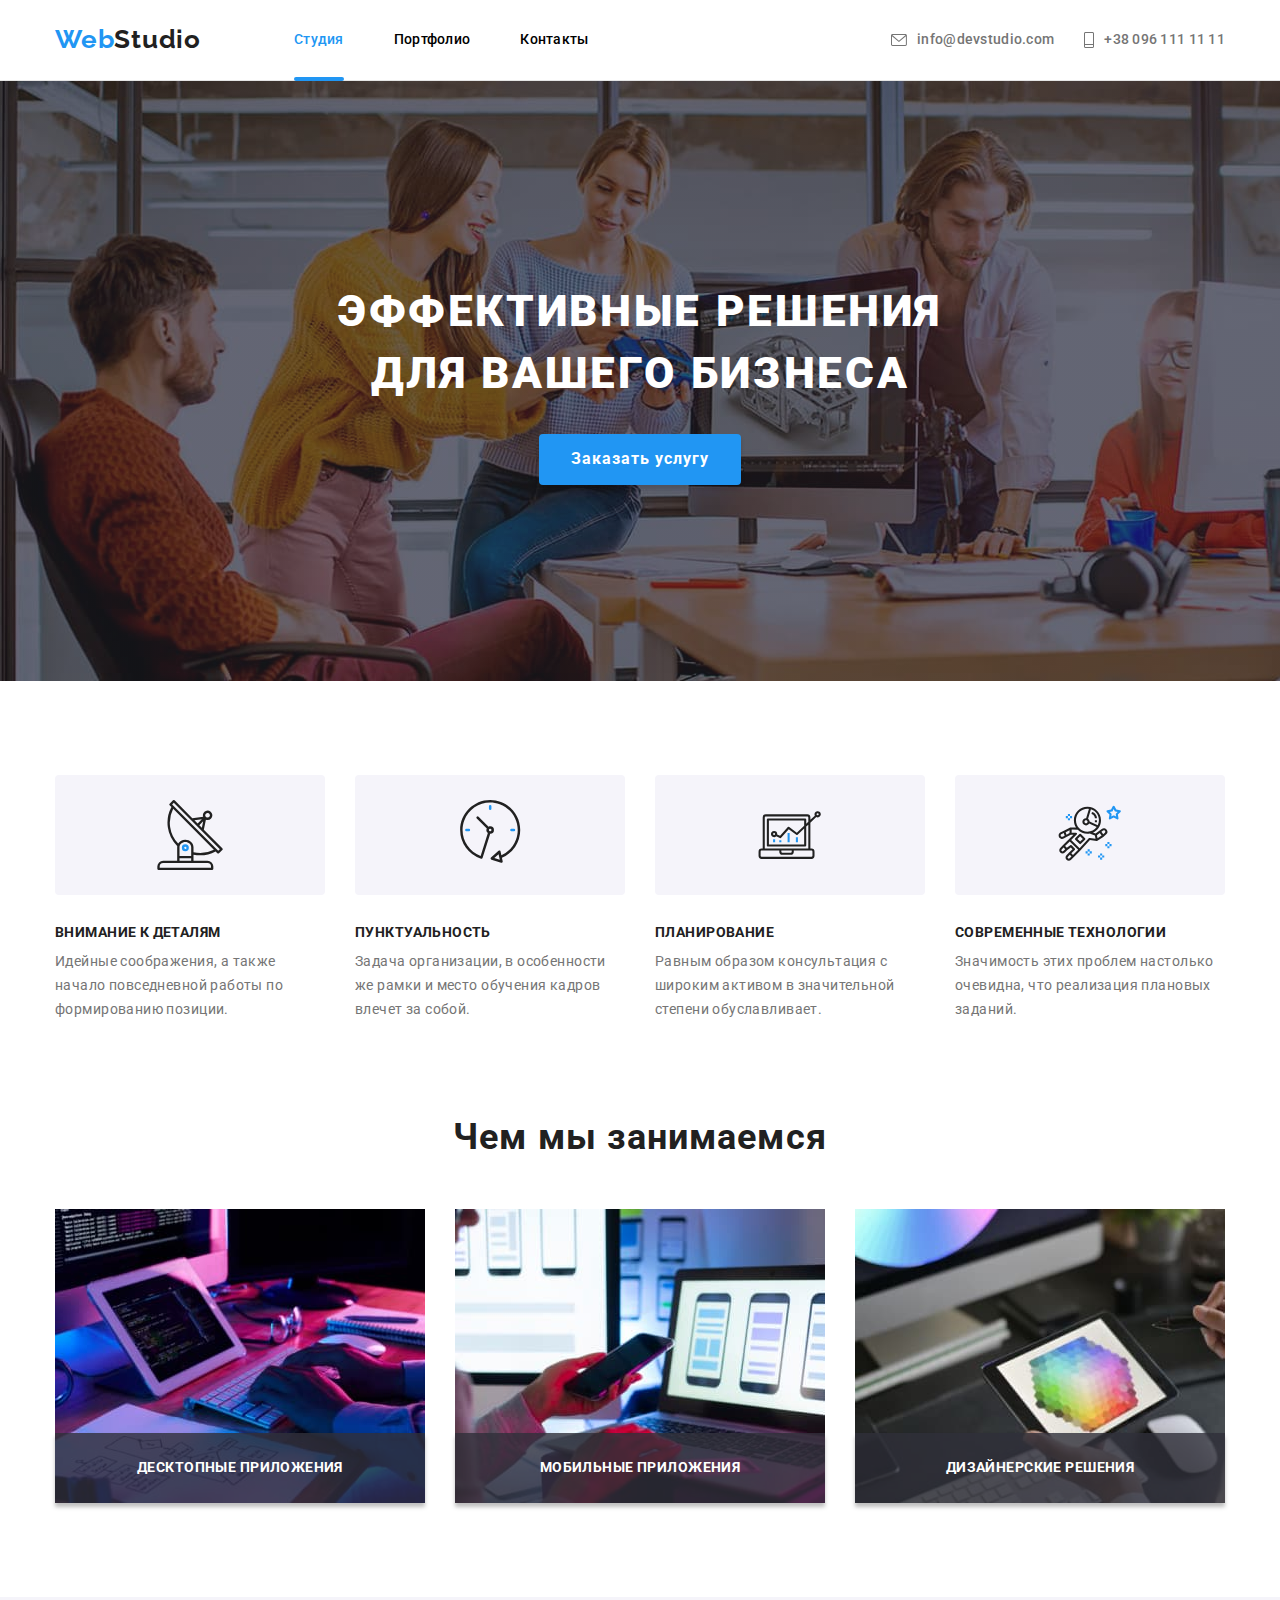
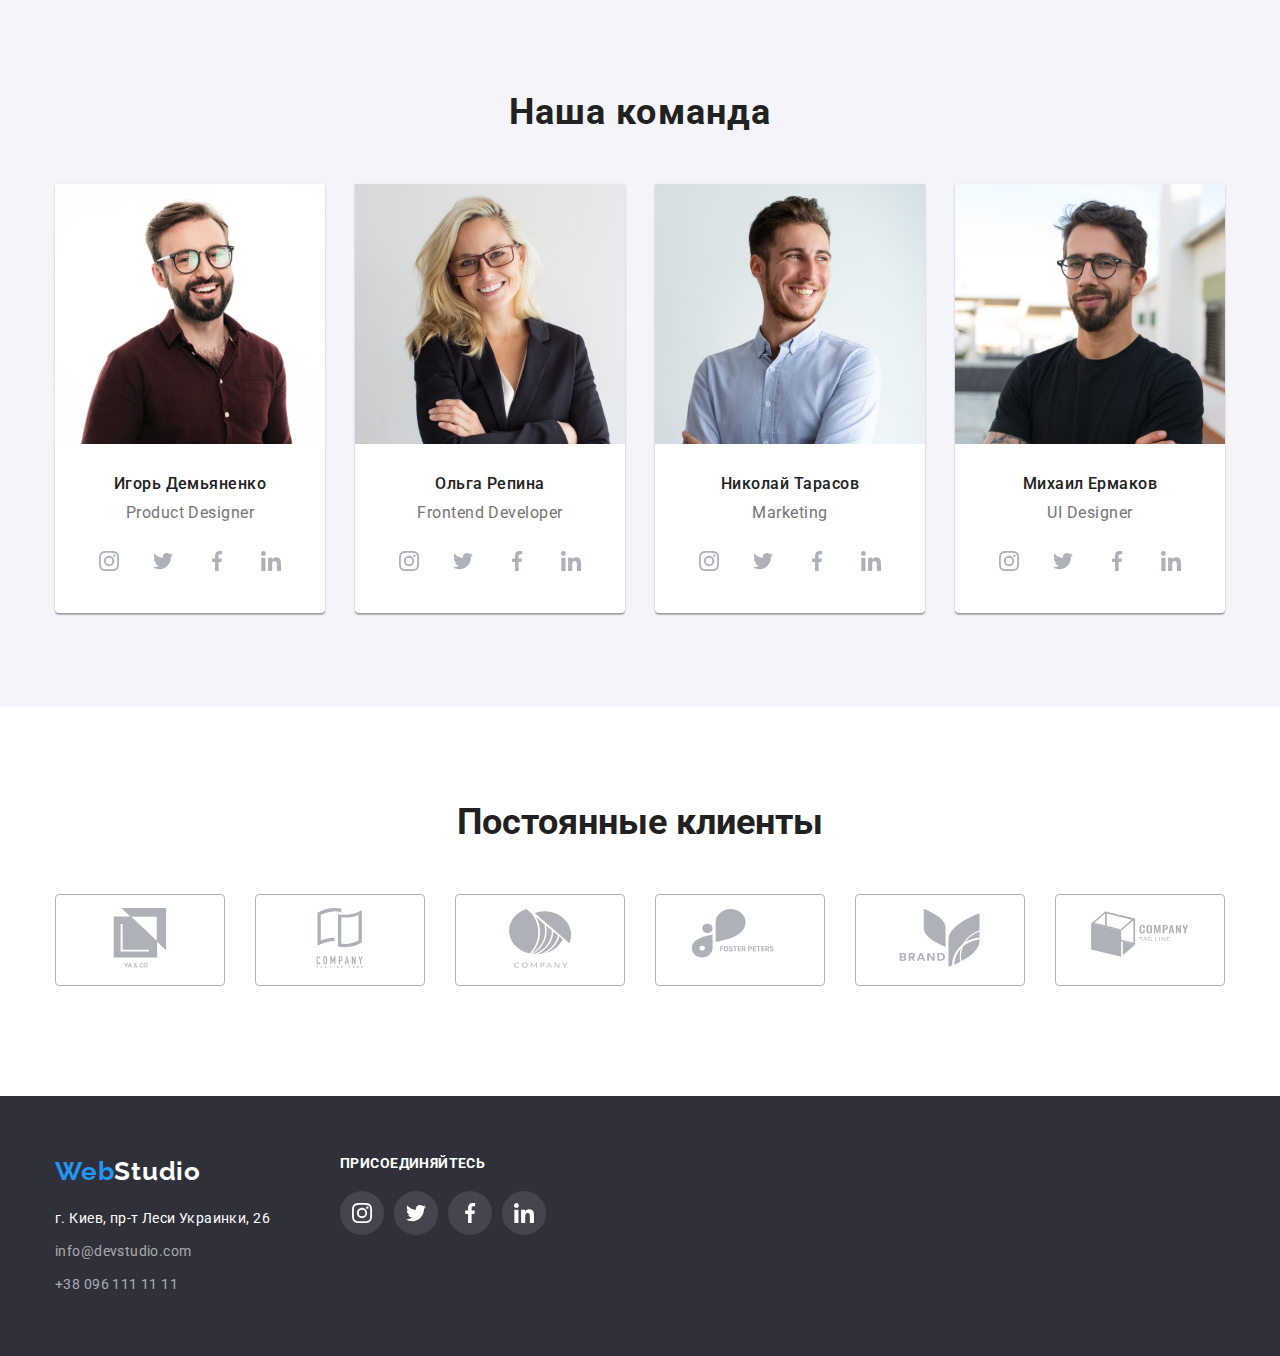
<file: index.html>
<!DOCTYPE html>
<html lang="en">
  <head>
    <meta charset="UTF-8" />
    <meta http-equiv="X-UA-Compatible" content="IE=edge" />
    <meta name="viewport" content="width=device-width, initial-scale=1.0" />
    <title>Студия</title>
    <link rel="preconnect" href="https://fonts.googleapis.com" />
    <link rel="preconnect" href="https://fonts.gstatic.com" crossorigin />
    <link
      href="https://fonts.googleapis.com/css2?family=Raleway:wght@700&family=Roboto:wght@400;500;700;900&display=swap"
      rel="stylesheet"
    />
    <link
      rel="stylesheet"
      href="https://cdnjs.cloudflare.com/ajax/libs/modern-normalize/1.1.0/modern-normalize.min.css"
    />
    <link rel="stylesheet" href="./css/styles.css" />
  </head>
  <body>
    <!-- Шапка сайта -->
    <header class="header">
      <div class="main container">
        <nav class="nav">
          <a href="./index.html" class="header-logo link"
            ><span class="header-logo-web">Web</span>Studio</a
          >
          <ul class="header-list list">
            <li class="items">
              <a href="./index.html" class="studio link">Студия</a>
            </li>
            <li class="items">
              <a href="./portfolio.html" class="link">Портфолио</a>
            </li>
            <li class="items"><a href="" class="link">Контакты</a></li>
          </ul>
        </nav>
        <ul class="goto-list list">
          <li class="address">
            <a href="mailto:info@devstudio.com" class="contacts link"
              ><svg class="envelope-icon icon">
                <use href="./images/icons.svg#envelope" /></svg
              >info@devstudio.com</a
            >
          </li>
          <li class="address">
            <a href="tel:+380961111111" class="contacts link"
              ><svg class="phone-icon icon">
                <use href="./images/icons.svg#phone" /></svg
              >+38 096 111 11 11</a
            >
          </li>
        </ul>
      </div>
    </header>
    <!-- Основной контент страницы -->
    <main>
      <!-- Герой -->
      <section class="hero overlay">
        <div class="container">
          <h1 class="hero-title">Эффективные решения для вашего бизнеса</h1>
          <button type="button" class="hero-button" data-modal-open>
            Заказать услугу
          </button>
        </div>
      </section>
      <!-- Особенности -->
      <section class="feature">
        <div class="container">
          <h2 class="hiden-title">Особенности</h2>
          <ul class="feature-list list">
            <li class="items">
              <div class="items-border">
                <svg class="items-icon icon">
                  <use href="./images/icons.svg#antenna" />
                </svg>
              </div>
              <h3 class="feature-title">Внимание к деталям</h3>
              <p class="feature-paragraph">
                Идейные соображения, а также начало повседневной работы по
                формированию позиции.
              </p>
            </li>
            <li class="items">
              <div class="items-border">
                <svg class="items-icon icon">
                  <use href="./images/icons.svg#clock" />
                </svg>
              </div>
              <h3 class="feature-title">Пунктуальность</h3>
              <p class="feature-paragraph">
                Задача организации, в особенности же рамки и место обучения
                кадров влечет за собой.
              </p>
            </li>
            <li class="items">
              <div class="items-border">
                <svg class="items-icon icon">
                  <use href="./images/icons.svg#diagram" />
                </svg>
              </div>
              <h3 class="feature-title">Планирование</h3>
              <p class="feature-paragraph">
                Равным образом консультация с широким активом в значительной
                степени обуславливает.
              </p>
            </li>
            <li class="items">
              <div class="items-border">
                <svg class="items-icon icon">
                  <use href="./images/icons.svg#astronaut" />
                </svg>
              </div>
              <h3 class="feature-title">Современные технологии</h3>
              <p class="feature-paragraph">
                Значимость этих проблем настолько очевидна, что реализация
                плановых заданий.
              </p>
            </li>
          </ul>
        </div>
      </section>
      <!-- Чем мы занимаемся -->
      <section class="work">
        <div class="container">
          <h3 class="work-title">Чем мы занимаемся</h3>
          <ul class="list">
            <li class="items">
              <div class="work-pic">
                <div class="work-img">
                  <img
                    src="./images/1.jpg"
                    alt="endcode"
                    width="370"
                    class="img"
                  />
                  <div class="work-overlay">
                    <span class="work-text">Десктопные приложения</span>
                  </div>
                </div>
              </div>
            </li>
            <li class="items">
              <div class="work-pic">
                <div class="work-img">
                  <img
                    src="./images/2.jpg"
                    alt="endcode"
                    width="370"
                    class="img"
                  />
                  <div class="work-overlay">
                    <span class="work-text">Мобильные приложения</span>
                  </div>
                </div>
              </div>
            </li>
            <li class="items">
              <div class="work-pic">
                <div class="work-img">
                  <img
                    src="./images/3.jpg"
                    alt="endcode"
                    width="370"
                    class="img"
                  />
                  <div class="work-overlay">
                    <span class="work-text">Дизайнерские решения</span>
                  </div>
                </div>
              </div>
            </li>
          </ul>
        </div>
      </section>
      <!-- Наша команда -->
      <section class="team">
        <div class="container">
          <h3 class="team-title">Наша команда</h3>
          <ul class="team-list list">
            <li class="team-line">
              <img src="./images/4.jpg" alt="photo" width="270" class="img" />
              <h3 class="team-header">Игорь Демьяненко</h3>
              <p class="team-garagraph">Product Designer</p>
              <div class="social-box">
                <ul class="social-list list">
                  <li class="social-items">
                    <a
                      href="https://www.instagram.com/"
                      aria-label="instagram"
                      target="_blank"
                      rel="noopener noreferrer nofollow"
                      class="social-link"
                    >
                      <svg class="social-icons">
                        <use href="./images/icons.svg#instagram" />
                      </svg>
                    </a>
                  </li>
                  <li class="social-items">
                    <a
                      href="https://twitter.com/"
                      aria-label="twitter"
                      target="_blank"
                      rel="noopener noreferrer nofollow"
                      class="social-link"
                    >
                      <svg class="social-icons">
                        <use href="./images/icons.svg#twitter" />
                      </svg>
                    </a>
                  </li>
                  <li class="social-items">
                    <a
                      href="https://www.facebook.com/"
                      aria-label="facebook"
                      target="_blank"
                      rel="noopener noreferrer nofollow"
                      class="social-link"
                    >
                      <svg class="social-icons">
                        <use href="./images/icons.svg#facebook" />
                      </svg>
                    </a>
                  </li>
                  <li class="social-items">
                    <a
                      href="https://linkedin.com/"
                      aria-label="linkedin"
                      target="_blank"
                      rel="noopener noreferrer nofollow"
                      class="social-link"
                    >
                      <svg class="social-icons">
                        <use href="./images/icons.svg#linkedin" />
                      </svg>
                    </a>
                  </li>
                </ul>
              </div>
            </li>
            <li class="team-line">
              <img src="./images/5.jpg" alt="photo" width="270" class="img" />
              <h3 class="team-header">Ольга Репина</h3>
              <p class="team-garagraph">Frontend Developer</p>
              <div class="social-box">
                <ul class="social-list list">
                  <li class="social-items">
                    <a
                      href="https://www.instagram.com/"
                      aria-label="instagram"
                      target="_blank"
                      rel="noopener noreferrer nofollow"
                      class="social-link"
                    >
                      <svg class="social-icons">
                        <use href="./images/icons.svg#instagram" />
                      </svg>
                    </a>
                  </li>
                  <li class="social-items">
                    <a
                      href="https://twitter.com/"
                      aria-label="twitter"
                      target="_blank"
                      rel="noopener noreferrer nofollow"
                      class="social-link"
                    >
                      <svg class="social-icons">
                        <use href="./images/icons.svg#twitter" />
                      </svg>
                    </a>
                  </li>
                  <li class="social-items">
                    <a
                      href="https://www.facebook.com/"
                      aria-label="facebook"
                      target="_blank"
                      rel="noopener noreferrer nofollow"
                      class="social-link"
                    >
                      <svg class="social-icons">
                        <use href="./images/icons.svg#facebook" />
                      </svg>
                    </a>
                  </li>
                  <li class="social-items">
                    <a
                      href="https://linkedin.com/"
                      aria-label="linkedin"
                      target="_blank"
                      rel="noopener noreferrer nofollow"
                      class="social-link"
                    >
                      <svg class="social-icons">
                        <use href="./images/icons.svg#linkedin" />
                      </svg>
                    </a>
                  </li>
                </ul>
              </div>
            </li>
            <li class="team-line">
              <img src="./images/6.jpg" alt="photo" width="270" class="img" />
              <h3 class="team-header">Николай Тарасов</h3>
              <p class="team-garagraph">Marketing</p>
              <div class="social-box">
                <ul class="social-list list">
                  <li class="social-items">
                    <a
                      href="https://www.instagram.com/"
                      aria-label="instagram"
                      target="_blank"
                      rel="noopener noreferrer nofollow"
                      class="social-link"
                    >
                      <svg class="social-icons">
                        <use href="./images/icons.svg#instagram" />
                      </svg>
                    </a>
                  </li>
                  <li class="social-items">
                    <a
                      href="https://twitter.com/"
                      aria-label="twitter"
                      target="_blank"
                      rel="noopener noreferrer nofollow"
                      class="social-link"
                    >
                      <svg class="social-icons">
                        <use href="./images/icons.svg#twitter" />
                      </svg>
                    </a>
                  </li>
                  <li class="social-items">
                    <a
                      href="https://www.facebook.com/"
                      aria-label="facebook"
                      target="_blank"
                      rel="noopener noreferrer nofollow"
                      class="social-link"
                    >
                      <svg class="social-icons">
                        <use href="./images/icons.svg#facebook" />
                      </svg>
                    </a>
                  </li>
                  <li class="social-items">
                    <a
                      href="https://linkedin.com/"
                      aria-label="linkedin"
                      target="_blank"
                      rel="noopener noreferrer nofollow"
                      class="social-link"
                    >
                      <svg class="social-icons">
                        <use href="./images/icons.svg#linkedin" />
                      </svg>
                    </a>
                  </li>
                </ul>
              </div>
            </li>
            <li class="team-line">
              <img src="./images/7.jpg" alt="photo" width="270" class="img" />
              <h3 class="team-header">Михаил Ермаков</h3>
              <p class="team-garagraph">UI Designer</p>
              <div class="social-box">
                <ul class="social-list list">
                  <li class="social-items">
                    <a
                      href="https://www.instagram.com/"
                      aria-label="instagram"
                      target="_blank"
                      rel="noopener noreferrer nofollow"
                      class="social-link"
                    >
                      <svg class="social-icons">
                        <use href="./images/icons.svg#instagram" />
                      </svg>
                    </a>
                  </li>
                  <li class="social-items">
                    <a
                      href="https://twitter.com/"
                      aria-label="twitter"
                      target="_blank"
                      rel="noopener noreferrer nofollow"
                      class="social-link"
                    >
                      <svg class="social-icons">
                        <use href="./images/icons.svg#twitter" />
                      </svg>
                    </a>
                  </li>
                  <li class="social-items">
                    <a
                      href="https://www.facebook.com/"
                      aria-label="facebook"
                      target="_blank"
                      rel="noopener noreferrer nofollow"
                      class="social-link"
                    >
                      <svg class="social-icons">
                        <use href="./images/icons.svg#facebook" />
                      </svg>
                    </a>
                  </li>
                  <li class="social-items">
                    <a
                      href="https://linkedin.com/"
                      aria-label="linkedin"
                      target="_blank"
                      rel="noopener noreferrer nofollow"
                      class="social-link"
                    >
                      <svg class="social-icons">
                        <use href="./images/icons.svg#linkedin" />
                      </svg>
                    </a>
                  </li>
                </ul>
              </div>
            </li>
          </ul>
        </div>
      </section>
      <section class="customers container">
        <h3 class="regular-customers">Постоянные клиенты</h3>
        <ul class="list-customers list">
          <li class="items">
            <a href="" class="customers-link">
              <div class="customers-box">
                <svg class="customers-icon">
                  <use href="./images/icons.svg#yaco" />
                </svg>
              </div>
            </a>
          </li>
          <li class="items">
            <a href="" class="customers-link">
              <div class="customers-box">
                <svg class="customers-icon">
                  <use href="./images/icons.svg#tagline" />
                </svg>
              </div>
            </a>
          </li>
          <li class="items">
            <a href="" class="customers-link">
              <div class="customers-box">
                <svg class="customers-icon">
                  <use href="./images/icons.svg#company" />
                </svg>
              </div>
            </a>
          </li>
          <li class="items">
            <a href="" class="customers-link">
              <div class="customers-box">
                <svg class="customers-icon">
                  <use href="./images/icons.svg#foster" />
                </svg>
              </div>
            </a>
          </li>
          <li class="items">
            <a href="" class="customers-link">
              <div class="customers-box">
                <svg class="customers-icon">
                  <use href="./images/icons.svg#brand" />
                </svg>
              </div>
            </a>
          </li>
          <li class="items">
            <a href="" class="customers-link">
              <div class="customers-box">
                <svg class="customers-icon">
                  <use href="./images/icons.svg#ctagline" />
                </svg>
              </div>
            </a>
          </li>
        </ul>
      </section>
    </main>
    <!-- Контакты, футер -->
    <footer class="footer">
      <div class="footer-box container">
        <div class="address-box">
          <a href="./index.html" class="footer-logo link"
            ><span class="footer-logo-web">Web</span>Studio</a
          >
          <address>
            <ul class="list">
              <li class="goto">
                <a
                  href="https://www.google.com/maps/d/viewer?mid=10uSM3H-mIU3GznYo2szRIEphczw&hl=en_US"
                  target="_blank"
                  rel="noopener noreferrer nofollow"
                  class="footer-address link"
                  >г. Киев, пр-т Леси Украинки, 26</a
                >
              </li>
              <li class="goto">
                <a href="mailto:info@devstudio.com" class="footer-link link"
                  >info@devstudio.com</a
                >
              </li>
              <li class="goto">
                <a href="tel:+380961111111" class="footer-link link"
                  >+38 096 111 11 11</a
                >
              </li>
            </ul>
          </address>
        </div>
        <div class="follow-box">
          <h3 class="follow-title">присоединяйтесь</h3>
          <ul class="follow-list list">
            <li class="follow-item">
              <a
                href="https://www.instagram.com/"
                target="_blank"
                rel="nofollow noopener noreferrer"
                class="follow-link"
              >
                <svg class="follow-icon">
                  <use href="./images/icons.svg#instagram" />
                </svg>
              </a>
            </li>
            <li class="follow-item">
              <a
                href="https://twitter.com/"
                target="_blank"
                rel="nofollow noopener noreferrer"
                class="follow-link"
              >
                <svg class="follow-icon">
                  <use href="./images/icons.svg#twitter" />
                </svg>
              </a>
            </li>
            <li class="follow-item">
              <a
                href="https://www.facebook.com/"
                target="_blank"
                rel="nofollow noopener noreferrer"
                class="follow-link"
              >
                <svg class="follow-icon">
                  <use href="./images/icons.svg#facebook" />
                </svg>
              </a>
            </li>
            <li class="follow-item">
              <a
                href="https://linkedin.com/"
                target="_blank"
                rel="nofollow noopener noreferrer"
                class="follow-link"
              >
                <svg class="follow-icon">
                  <use href="./images/icons.svg#linkedin" />
                </svg>
              </a>
            </li>
          </ul>
        </div>
      </div>
    </footer>
    <div class="backdrop is-hidden" data-modal>
      <div class="modal">
        <button type="button" class="modal-button" data-modal-close>
          <svg class="modal-icon">
            <use href="./images/icons.svg#close" />
          </svg>
        </button>
      </div>
    </div>
    <script src="./js/modal.js"></script>
  </body>
</html>
</file>
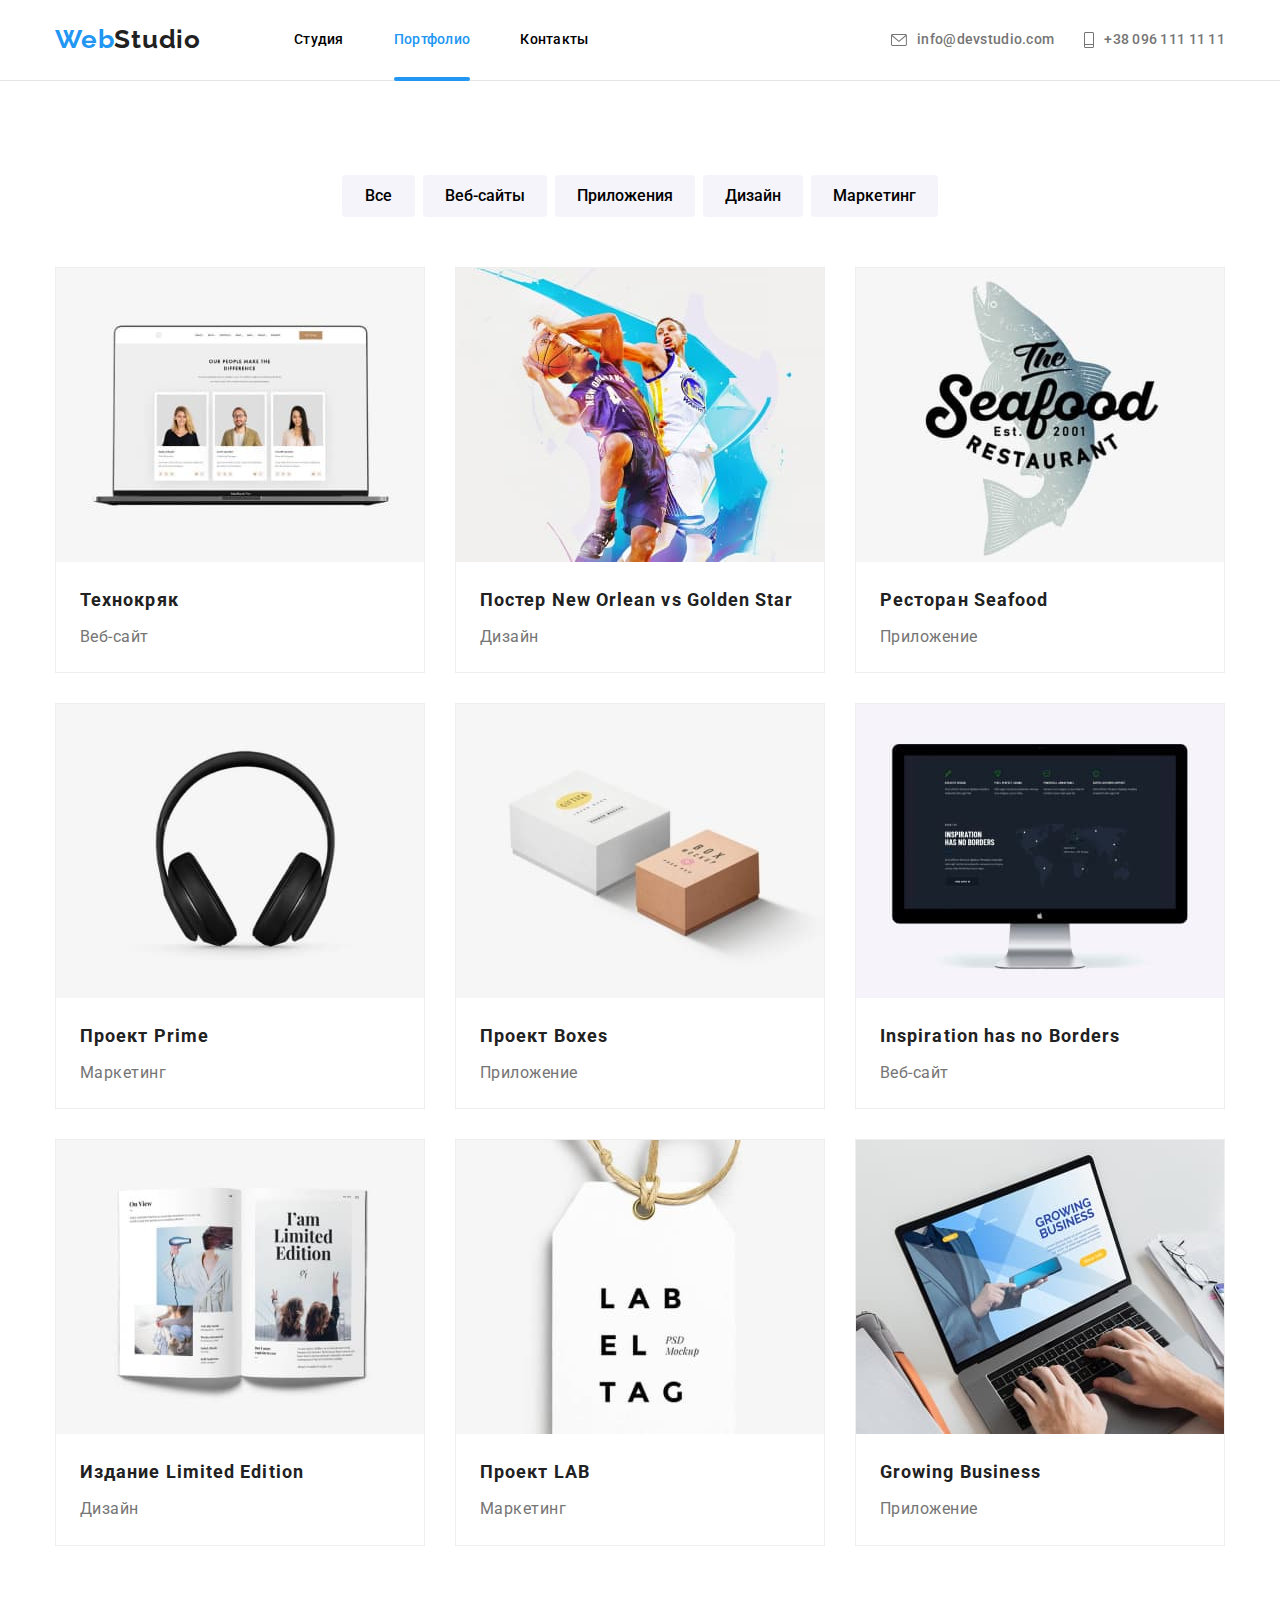
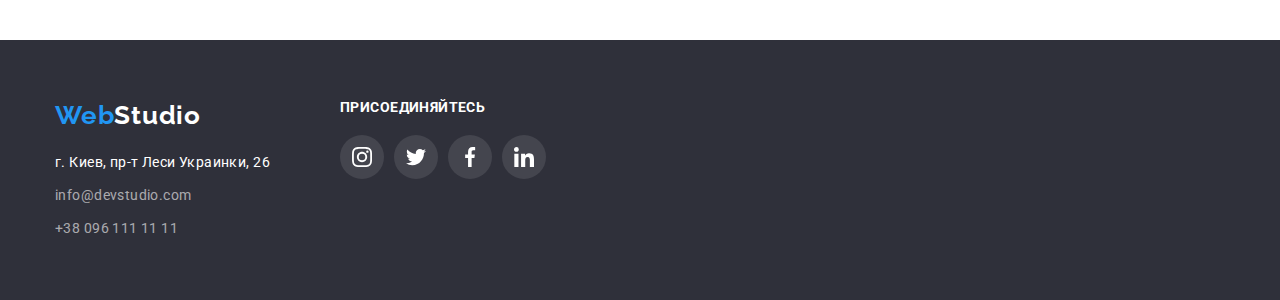
<file: portfolio.html>
<!DOCTYPE html>
<html lang="en">
  <head>
    <meta charset="UTF-8" />
    <meta http-equiv="X-UA-Compatible" content="IE=edge" />
    <meta name="viewport" content="width=device-width, initial-scale=1.0" />
    <title>Портфолио</title>
    <link rel="preconnect" href="https://fonts.googleapis.com" />
    <link rel="preconnect" href="https://fonts.gstatic.com" crossorigin />
    <link
      href="https://fonts.googleapis.com/css2?family=Raleway:wght@700&family=Roboto:wght@400;500;700;900&display=swap"
      rel="stylesheet"
    />
    <link
      rel="stylesheet"
      href="https://cdnjs.cloudflare.com/ajax/libs/modern-normalize/1.1.0/modern-normalize.min.css"
    />
    <link rel="stylesheet" href="./css/styles.css" />
  </head>
  <body>
    <!-- Шапка сайта -->
    <header class="header">
      <div class="main container">
        <nav class="nav">
          <a href="./index.html" class="header-logo link"
            ><span class="header-logo-web">Web</span>Studio</a
          >
          <ul class="header-list list">
            <li class="items">
              <a href="./index.html" class="link">Студия</a>
            </li>
            <li class="items">
              <a href="./portfolio.html" class="portfolio link">Портфолио</a>
            </li>
            <li class="items"><a href="" class="link">Контакты</a></li>
          </ul>
        </nav>
        <ul class="goto-list list">
          <li class="address">
            <a href="mailto:info@devstudio.com" class="contacts link"
              ><svg class="envelope-icon icon">
                <use href="./images/icons.svg#envelope" /></svg
              >info@devstudio.com</a
            >
          </li>
          <li class="address">
            <a href="tel:+380961111111" class="contacts link"
              ><svg class="phone-icon icon">
                <use href="./images/icons.svg#phone" /></svg
              >+38 096 111 11 11</a
            >
          </li>
        </ul>
      </div>
    </header>
    <!-- Фильтр поиска -->
    <main>
      <section class="filter">
        <div class="container">
          <h1 class="hiden-title">Фильтр поиска</h1>
          <div class="sort">
            <ul class="filter-list list">
              <li class="items">
                <button type="button" class="filter-button">Все</button>
              </li>
              <li class="items">
                <button type="button" class="filter-button">Веб-сайты</button>
              </li>
              <li class="items">
                <button type="button" class="filter-button">Приложения</button>
              </li>
              <li class="items">
                <button type="button" class="filter-button">Дизайн</button>
              </li>
              <li class="items">
                <button type="button" class="filter-button">Маркетинг</button>
              </li>
            </ul>
          </div>
          <ul class="result-search list">
            <li class="filter-search">
              <div class="border">
                <div class="filter-action">
                  <img
                    src="./images/8.jpg"
                    alt="laptop"
                    width="370"
                    class="img"
                  />
                  <div class="hiden-action">
                    <span class="hiden-text"
                      >Ресурс предлагает комплексные предложения с разным
                      уровнем функционала и сервисов. Все это позволит
                      посетителю получить исчерпывающие сведения о компании или
                      частном лице.</span
                    >
                  </div>
                </div>
                <div class="center">
                  <h2 class="filter-title">Технокряк</h2>
                  <p class="filter-paragraph">Веб-сайт</p>
                </div>
              </div>
            </li>
            <li class="filter-search">
              <div class="border">
                <div class="filter-action">
                  <img
                    src="./images/9.jpg"
                    alt="laptop"
                    width="370"
                    class="img"
                  />
                  <div class="hiden-action">
                    <span class="hiden-text"
                      >Ресурс предлагает комплексные предложения с разным
                      уровнем функционала и сервисов. Все это позволит
                      посетителю получить исчерпывающие сведения о компании или
                      частном лице.</span
                    >
                  </div>
                </div>
                <div class="center">
                  <h2 class="filter-title">Постер New Orlean vs Golden Star</h2>
                  <p class="filter-paragraph">Дизайн</p>
                </div>
              </div>
            </li>
            <li class="filter-search">
              <div class="border">
                <div class="filter-action">
                  <img
                    src="./images/10.jpg"
                    alt="laptop"
                    width="370"
                    class="img"
                  />
                  <div class="hiden-action">
                    <span class="hiden-text"
                      >Ресурс предлагает комплексные предложения с разным
                      уровнем функционала и сервисов. Все это позволит
                      посетителю получить исчерпывающие сведения о компании или
                      частном лице.</span
                    >
                  </div>
                </div>
                <div class="center">
                  <h2 class="filter-title">Ресторан Seafood</h2>
                  <p class="filter-paragraph">Приложение</p>
                </div>
              </div>
            </li>
            <li class="filter-search">
              <div class="border">
                <div class="filter-action">
                  <img
                    src="./images/11.jpg"
                    alt="laptop"
                    width="370"
                    class="img"
                  />
                  <div class="hiden-action">
                    <span class="hiden-text"
                      >Ресурс предлагает комплексные предложения с разным
                      уровнем функционала и сервисов. Все это позволит
                      посетителю получить исчерпывающие сведения о компании или
                      частном лице.</span
                    >
                  </div>
                </div>
                <div class="center">
                  <h2 class="filter-title">Проект Prime</h2>
                  <p class="filter-paragraph">Маркетинг</p>
                </div>
              </div>
            </li>
            <li class="filter-search">
              <div class="border">
                <div class="filter-action">
                  <img
                    src="./images/12.jpg"
                    alt="laptop"
                    width="370"
                    class="img"
                  />
                  <div class="hiden-action">
                    <span class="hiden-text"
                      >Ресурс предлагает комплексные предложения с разным
                      уровнем функционала и сервисов. Все это позволит
                      посетителю получить исчерпывающие сведения о компании или
                      частном лице.</span
                    >
                  </div>
                </div>
                <div class="center">
                  <h2 class="filter-title">Проект Boxes</h2>
                  <p class="filter-paragraph">Приложение</p>
                </div>
              </div>
            </li>
            <li class="filter-search">
              <div class="border">
                <div class="filter-action">
                  <img
                    src="./images/13.jpg"
                    alt="laptop"
                    width="370"
                    class="img"
                  />
                  <div class="hiden-action">
                    <span class="hiden-text"
                      >Ресурс предлагает комплексные предложения с разным
                      уровнем функционала и сервисов. Все это позволит
                      посетителю получить исчерпывающие сведения о компании или
                      частном лице.</span
                    >
                  </div>
                </div>
                <div class="center">
                  <h2 class="filter-title">Inspiration has no Borders</h2>
                  <p class="filter-paragraph">Веб-сайт</p>
                </div>
              </div>
            </li>
            <li class="filter-search">
              <div class="border">
                <div class="filter-action">
                  <img
                    src="./images/14.jpg"
                    alt="laptop"
                    width="370"
                    class="img"
                  />
                  <div class="hiden-action">
                    <span class="hiden-text"
                      >Ресурс предлагает комплексные предложения с разным
                      уровнем функционала и сервисов. Все это позволит
                      посетителю получить исчерпывающие сведения о компании или
                      частном лице.</span
                    >
                  </div>
                </div>
                <div class="center">
                  <h2 class="filter-title">Издание Limited Edition</h2>
                  <p class="filter-paragraph">Дизайн</p>
                </div>
              </div>
            </li>
            <li class="filter-search">
              <div class="border">
                <div class="filter-action">
                  <img
                    src="./images/15.jpg"
                    alt="laptop"
                    width="370"
                    class="img"
                  />
                  <div class="hiden-action">
                    <span class="hiden-text"
                      >Ресурс предлагает комплексные предложения с разным
                      уровнем функционала и сервисов. Все это позволит
                      посетителю получить исчерпывающие сведения о компании или
                      частном лице.</span
                    >
                  </div>
                </div>
                <div class="center">
                  <h2 class="filter-title">Проект LAB</h2>
                  <p class="filter-paragraph">Маркетинг</p>
                </div>
              </div>
            </li>
            <li class="filter-search">
              <div class="border">
                <div class="filter-action">
                  <img
                    src="./images/16.jpg"
                    alt="laptop"
                    width="370"
                    class="img"
                  />
                  <div class="hiden-action">
                    <span class="hiden-text"
                      >Ресурс предлагает комплексные предложения с разным
                      уровнем функционала и сервисов. Все это позволит
                      посетителю получить исчерпывающие сведения о компании или
                      частном лице.</span
                    >
                  </div>
                </div>
                <div class="center">
                  <h2 class="filter-title">Growing Business</h2>
                  <p class="filter-paragraph">Приложение</p>
                </div>
              </div>
            </li>
          </ul>
        </div>
      </section>
    </main>
    <!-- Контакты -->
    <footer class="footer">
      <div class="footer-box container">
        <div class="address-box">
          <a href="./index.html" class="footer-logo link"
            ><span class="footer-logo-web">Web</span>Studio</a
          >
          <address>
            <ul class="list">
              <li class="goto">
                <a
                  href="https://www.google.com/maps/d/viewer?mid=10uSM3H-mIU3GznYo2szRIEphczw&hl=en_US"
                  target="_blank"
                  rel="noopener noreferrer nofollow"
                  class="footer-address link"
                  >г. Киев, пр-т Леси Украинки, 26</a
                >
              </li>
              <li class="goto">
                <a href="mailto:info@devstudio.com" class="footer-link link"
                  >info@devstudio.com</a
                >
              </li>
              <li class="goto">
                <a href="tel:+380961111111" class="footer-link link"
                  >+38 096 111 11 11</a
                >
              </li>
            </ul>
          </address>
        </div>
        <div class="follow-box">
          <h3 class="follow-title">присоединяйтесь</h3>
          <ul class="follow-list list">
            <li class="follow-item">
              <a
                href="https://www.instagram.com/"
                target="_blank"
                rel="nofollow noopener noreferrer"
                class="follow-link"
              >
                <svg class="follow-icon">
                  <use href="./images/icons.svg#instagram" />
                </svg>
              </a>
            </li>
            <li class="follow-item">
              <a
                href="https://twitter.com/"
                target="_blank"
                rel="nofollow noopener noreferrer"
                class="follow-link"
              >
                <svg class="follow-icon">
                  <use href="./images/icons.svg#twitter" />
                </svg>
              </a>
            </li>
            <li class="follow-item">
              <a
                href="https://www.facebook.com/"
                target="_blank"
                rel="nofollow noopener noreferrer"
                class="follow-link"
              >
                <svg class="follow-icon">
                  <use href="./images/icons.svg#facebook" />
                </svg>
              </a>
            </li>
            <li class="follow-item">
              <a
                href="https://linkedin.com/"
                target="_blank"
                rel="nofollow noopener noreferrer"
                class="follow-link"
              >
                <svg class="follow-icon">
                  <use href="./images/icons.svg#linkedin" />
                </svg>
              </a>
            </li>
          </ul>
        </div>
      </div>
    </footer>
  </body>
</html>
</file>
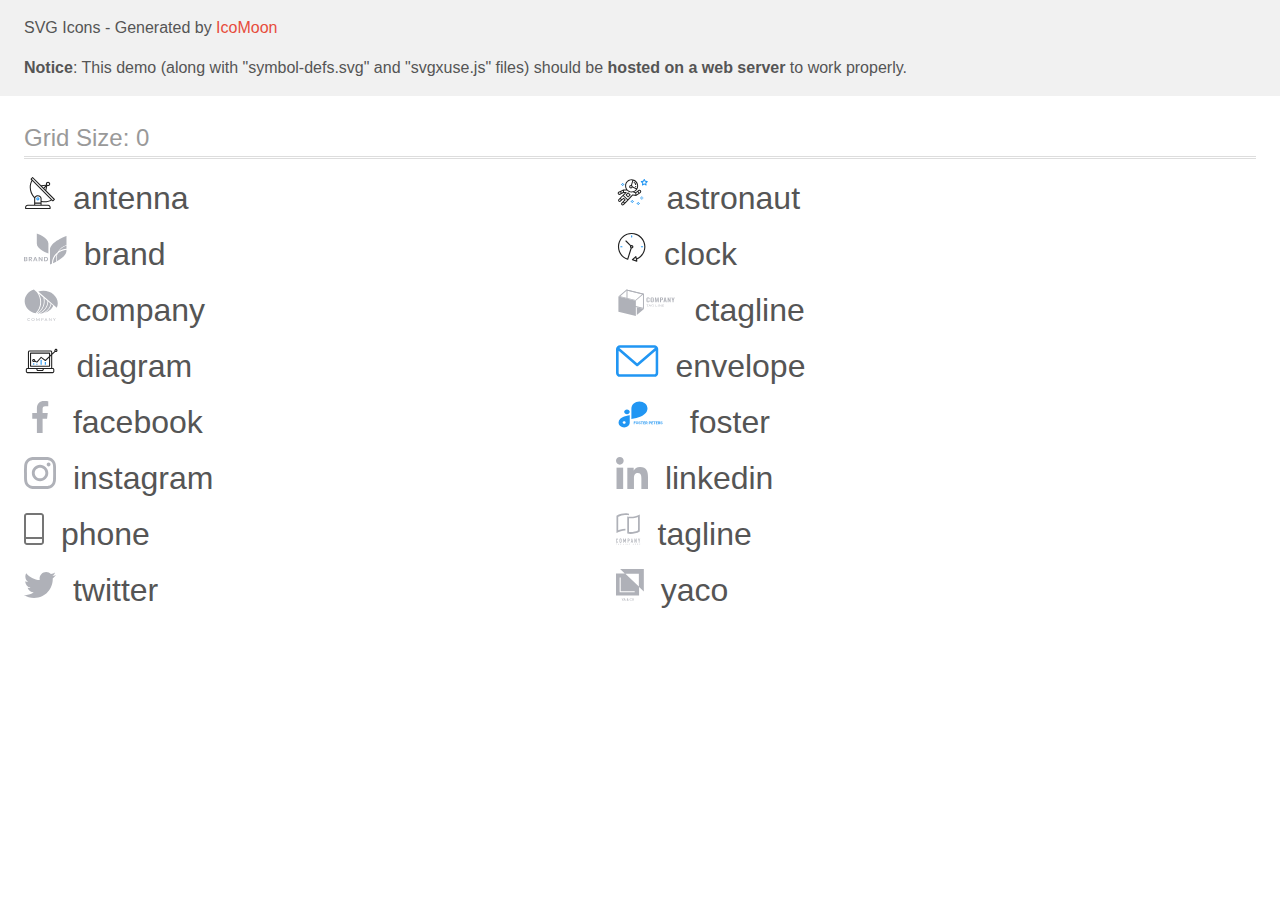
<file: images/demo-external-svg.html>
<!doctype html>
<html>
<head>
    <title>IcoMoon - SVG Icons</title>
    <meta charset="utf-8">
    <meta name="viewport" content="width=device-width, initial-scale=1">
    <link rel="stylesheet" href="demo-files/demo.css">
    <link rel="stylesheet" href="style.css">
</head>
<body>
<header class="bgc1 clearfix">
<div class="mhl">
    <p>SVG Icons - Generated by <a href="https://icomoon.io/app">IcoMoon</a></p><p><strong>Notice</strong>: This demo (along with "symbol-defs.svg" and "svgxuse.js" files) should be <b>hosted on a web server</b> to work properly.</p>
</div>
</header>
    <div class="clearfix mhl ptl">
        <h1 class="mvm mtn fgc1">Grid Size: 0</h1>
        <div class="glyph fs1">
            <div class="clearfix pbs">
                <svg class="icon antenna"><use xlink:href="symbol-defs.svg#antenna"></use></svg><span class="name"> antenna</span>
            </div>
        </div>
        <div class="glyph fs1">
            <div class="clearfix pbs">
                <svg class="icon astronaut"><use xlink:href="symbol-defs.svg#astronaut"></use></svg><span class="name"> astronaut</span>
            </div>
        </div>
        <div class="glyph fs1">
            <div class="clearfix pbs">
                <svg class="icon brand"><use xlink:href="symbol-defs.svg#brand"></use></svg><span class="name"> brand</span>
            </div>
        </div>
        <div class="glyph fs1">
            <div class="clearfix pbs">
                <svg class="icon clock"><use xlink:href="symbol-defs.svg#clock"></use></svg><span class="name"> clock</span>
            </div>
        </div>
        <div class="glyph fs1">
            <div class="clearfix pbs">
                <svg class="icon company"><use xlink:href="symbol-defs.svg#company"></use></svg><span class="name"> company</span>
            </div>
        </div>
        <div class="glyph fs1">
            <div class="clearfix pbs">
                <svg class="icon ctagline"><use xlink:href="symbol-defs.svg#ctagline"></use></svg><span class="name"> ctagline</span>
            </div>
        </div>
        <div class="glyph fs1">
            <div class="clearfix pbs">
                <svg class="icon diagram"><use xlink:href="symbol-defs.svg#diagram"></use></svg><span class="name"> diagram</span>
            </div>
        </div>
        <div class="glyph fs1">
            <div class="clearfix pbs">
                <svg class="icon envelope"><use xlink:href="symbol-defs.svg#envelope"></use></svg><span class="name"> envelope</span>
            </div>
        </div>
        <div class="glyph fs1">
            <div class="clearfix pbs">
                <svg class="icon facebook"><use xlink:href="symbol-defs.svg#facebook"></use></svg><span class="name"> facebook</span>
            </div>
        </div>
        <div class="glyph fs1">
            <div class="clearfix pbs">
                <svg class="icon foster"><use xlink:href="symbol-defs.svg#foster"></use></svg><span class="name"> foster</span>
            </div>
        </div>
        <div class="glyph fs1">
            <div class="clearfix pbs">
                <svg class="icon instagram"><use xlink:href="symbol-defs.svg#instagram"></use></svg><span class="name"> instagram</span>
            </div>
        </div>
        <div class="glyph fs1">
            <div class="clearfix pbs">
                <svg class="icon linkedin"><use xlink:href="symbol-defs.svg#linkedin"></use></svg><span class="name"> linkedin</span>
            </div>
        </div>
        <div class="glyph fs1">
            <div class="clearfix pbs">
                <svg class="icon phone"><use xlink:href="symbol-defs.svg#phone"></use></svg><span class="name"> phone</span>
            </div>
        </div>
        <div class="glyph fs1">
            <div class="clearfix pbs">
                <svg class="icon tagline"><use xlink:href="symbol-defs.svg#tagline"></use></svg><span class="name"> tagline</span>
            </div>
        </div>
        <div class="glyph fs1">
            <div class="clearfix pbs">
                <svg class="icon twitter"><use xlink:href="symbol-defs.svg#twitter"></use></svg><span class="name"> twitter</span>
            </div>
        </div>
        <div class="glyph fs1">
            <div class="clearfix pbs">
                <svg class="icon yaco"><use xlink:href="symbol-defs.svg#yaco"></use></svg><span class="name"> yaco</span>
            </div>
        </div>
  </div>
<script defer src="svgxuse.js"></script>
</body>
</html>
</file>
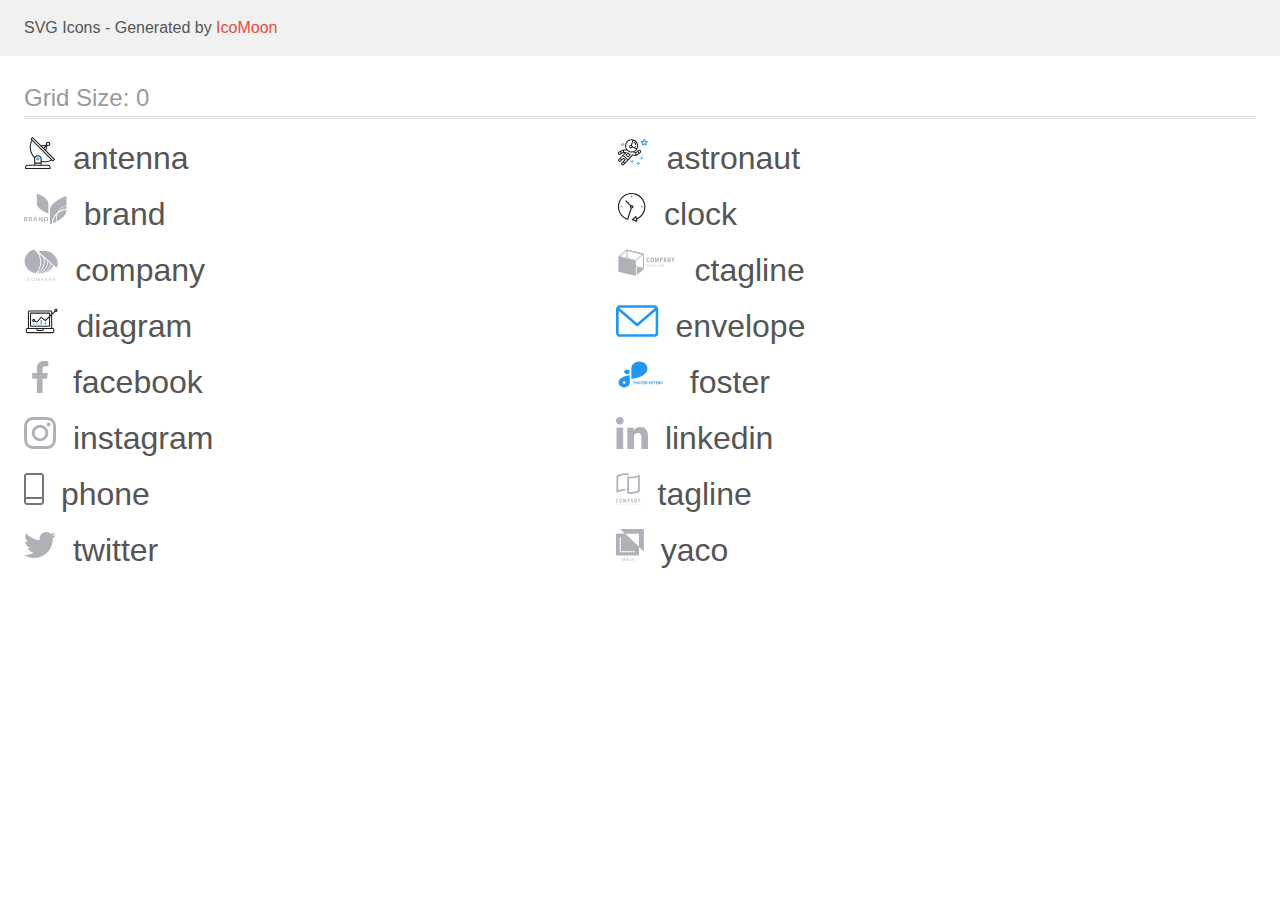
<file: images/demo.html>
<!doctype html>
<html>
<head>
    <title>IcoMoon - SVG Icons</title>
    <meta charset="utf-8">
    <meta name="viewport" content="width=device-width, initial-scale=1">
    <link rel="stylesheet" href="demo-files/demo.css">
    <link rel="stylesheet" href="style.css">
</head>
<body>
<svg aria-hidden="true" style="position: absolute; width: 0; height: 0; overflow: hidden;" version="1.1" xmlns="http://www.w3.org/2000/svg" xmlns:xlink="http://www.w3.org/1999/xlink">
<defs>
<symbol id="antenna" viewBox="0 0 32 32">
<path fill="#212121" style="fill: var(--color1, #212121)" d="M30.773 22.098l-8.443-8.505 0.937-4.615c0.242 0.094 0.499 0.144 0.758 0.146h0.006c1.192 0.014 2.17-0.941 2.184-2.133s-0.941-2.17-2.133-2.184c-1.192-0.014-2.17 0.941-2.184 2.133-0.003 0.255 0.039 0.509 0.125 0.749l-4.96 0.605-8.091-8.133c-0.099-0.101-0.235-0.159-0.377-0.16-0.14 0.001-0.274 0.056-0.373 0.155l-1.513 1.504c-0.208 0.208-0.208 0.546 0 0.754l0.814 0.826c-3.153 5.798-2.129 12.978 2.519 17.663 0.043 0.041 0.092 0.074 0.146 0.098-0.034 0.18-0.051 0.364-0.052 0.547v6.187h-6.4c-1.472 0.002-2.665 1.195-2.667 2.667v1.067c0 0.295 0.239 0.533 0.533 0.533h24.533c0.295 0 0.533-0.239 0.533-0.533v-1.067c-0.002-1.472-1.195-2.665-2.667-2.667h-6.4v-2.742c1.003 0.21 2.024 0.317 3.049 0.32 2.458-0.003 4.877-0.615 7.040-1.783l0.818 0.823c0.099 0.101 0.235 0.159 0.377 0.16 0.14-0.001 0.274-0.056 0.373-0.155l1.513-1.504c0.208-0.208 0.208-0.546 0-0.754zM23.28 6.233c0.418-0.415 1.093-0.414 1.508 0.004s0.414 1.093-0.004 1.508c-0.2 0.199-0.47 0.31-0.752 0.31h-0.003c-0.589-0.003-1.064-0.483-1.061-1.072 0.002-0.282 0.115-0.552 0.314-0.751h-0.002zM22.024 9.738l-0.598 2.946-1.175-1.182 1.774-1.763zM21.419 8.836l-1.92 1.909-1.485-1.493 3.405-0.415zM24.004 28.8c0.884 0 1.6 0.716 1.6 1.6v0.533h-23.467v-0.533c0-0.884 0.716-1.6 1.6-1.6h20.267zM16.537 26.667v1.067h-5.333v-1.067h5.333zM11.204 25.6v-4.053c0-1.294 1.196-2.347 2.667-2.347s2.667 1.053 2.667 2.347v4.053h-5.333zM17.604 23.904v-2.357c0-1.882-1.675-3.413-3.733-3.413-1.331-0.020-2.576 0.657-3.281 1.786-4.058-4.274-4.971-10.645-2.279-15.887l18.602 18.708c-2.872 1.461-6.165 1.873-9.309 1.163zM28.893 23.22l-21.057-21.181 0.755-0.752 7.935 7.98c0.004 0 0.006 0.007 0.010 0.010l13.115 13.191-0.757 0.752z"></path>
<path fill="#2196f3" style="fill: var(--color2, #2196f3)" d="M13.876 20.267h-0.005c-0.884-0.001-1.601 0.714-1.602 1.598s0.714 1.601 1.598 1.602h0.005c0.884 0.001 1.601-0.714 1.602-1.598s-0.714-1.601-1.598-1.602zM14.249 22.245c-0.1 0.1-0.236 0.156-0.378 0.155-0.295-0.002-0.532-0.242-0.531-0.536 0.001-0.141 0.057-0.276 0.157-0.375s0.233-0.154 0.373-0.155c0.295 0.002 0.532 0.241 0.53 0.536-0.001 0.141-0.057 0.276-0.157 0.375h0.005z"></path>
</symbol>
<symbol id="astronaut" viewBox="0 0 34 32">
<path fill="#2196f3" style="fill: var(--color2, #2196f3)" d="M31.975 4.279c-0.060-0.182-0.217-0.315-0.407-0.343l-1.807-0.263-0.809-1.638c-0.169-0.345-0.735-0.345-0.905 0l-0.809 1.638-1.807 0.263c-0.19 0.028-0.348 0.16-0.408 0.343-0.059 0.183-0.010 0.383 0.128 0.517l1.308 1.275-0.309 1.8c-0.032 0.189 0.045 0.38 0.2 0.493 0.157 0.114 0.362 0.128 0.532 0.038l1.616-0.85 1.616 0.85c0.074 0.039 0.155 0.058 0.235 0.058 0.104 0 0.209-0.032 0.297-0.096 0.155-0.113 0.233-0.304 0.2-0.493l-0.309-1.8 1.308-1.275c0.137-0.134 0.186-0.335 0.127-0.517zM29.646 5.535c-0.119 0.115-0.173 0.283-0.145 0.447l0.181 1.054-0.946-0.497c-0.074-0.039-0.154-0.058-0.235-0.058s-0.161 0.019-0.235 0.058l-0.947 0.497 0.181-1.054c0.028-0.163-0.026-0.33-0.145-0.447l-0.766-0.747 1.058-0.154c0.165-0.024 0.306-0.127 0.38-0.276l0.473-0.959 0.473 0.959c0.074 0.149 0.215 0.252 0.38 0.276l1.058 0.154-0.765 0.747z"></path>
<path fill="#2196f3" style="fill: var(--color2, #2196f3)" d="M26.451 19.413h-1.009v1.009h1.009v-1.009z"></path>
<path fill="#2196f3" style="fill: var(--color2, #2196f3)" d="M26.451 21.431h-1.009v1.009h1.009v-1.009z"></path>
<path fill="#2196f3" style="fill: var(--color2, #2196f3)" d="M27.46 20.422h-1.009v1.009h1.009v-1.009z"></path>
<path fill="#2196f3" style="fill: var(--color2, #2196f3)" d="M25.442 20.422h-1.009v1.009h1.009v-1.009z"></path>
<path fill="#2196f3" style="fill: var(--color2, #2196f3)" d="M22.919 24.963h-1.009v1.009h1.009v-1.009z"></path>
<path fill="#2196f3" style="fill: var(--color2, #2196f3)" d="M22.919 26.981h-1.009v1.009h1.009v-1.009z"></path>
<path fill="#2196f3" style="fill: var(--color2, #2196f3)" d="M23.928 25.972h-1.009v1.009h1.009v-1.009z"></path>
<path fill="#2196f3" style="fill: var(--color2, #2196f3)" d="M21.91 25.972h-1.009v1.009h1.009v-1.009z"></path>
<path fill="#2196f3" style="fill: var(--color2, #2196f3)" d="M16.865 22.945h-1.009v1.009h1.009v-1.009z"></path>
<path fill="#2196f3" style="fill: var(--color2, #2196f3)" d="M16.865 24.963h-1.009v1.009h1.009v-1.009z"></path>
<path fill="#2196f3" style="fill: var(--color2, #2196f3)" d="M17.874 23.953h-1.009v1.009h1.009v-1.009z"></path>
<path fill="#2196f3" style="fill: var(--color2, #2196f3)" d="M15.856 23.953h-1.009v1.009h1.009v-1.009z"></path>
<path fill="#2196f3" style="fill: var(--color2, #2196f3)" d="M7.279 5.791h-1.009v1.009h1.009v-1.009z"></path>
<path fill="#2196f3" style="fill: var(--color2, #2196f3)" d="M7.279 7.809h-1.009v1.009h1.009v-1.009z"></path>
<path fill="#2196f3" style="fill: var(--color2, #2196f3)" d="M8.288 6.8h-1.009v1.009h1.009v-1.009z"></path>
<path fill="#2196f3" style="fill: var(--color2, #2196f3)" d="M6.27 6.8h-1.009v1.009h1.009v-1.009z"></path>
<path fill="#212121" style="fill: var(--color1, #212121)" d="M25.109 13.394c-0.272-0.367-0.671-0.603-1.124-0.666-0.455-0.065-0.904 0.055-1.267 0.333l-1.185 0.908-1.795 1.341-1.285-0.512c2.29-1.028 3.891-3.319 3.891-5.978 0-3.616-2.954-6.559-6.585-6.559s-6.585 2.942-6.585 6.559c0 1.311 0.392 2.53 1.059 3.555l-2.614-0.023c-0.002 0-0.003 0-0.005 0-0.008 0-0.015 0.004-0.022 0.005-0.050 0.002-0.099 0.012-0.147 0.029-0.012 0.005-0.025 0.007-0.036 0.013-0.006 0.003-0.012 0.003-0.018 0.006l-3.058 1.51c-0.001 0-0.001 0-0.001 0l-1.791 0.861c-0.020 0.009-0.040 0.020-0.060 0.033-0.714 0.475-0.957 1.409-0.566 2.171 0.208 0.406 0.563 0.704 0.999 0.841 0.168 0.052 0.34 0.078 0.51 0.078 0.274 0 0.545-0.067 0.794-0.2l1.313-0.698 2.142-1.106 1.284-0.008-5.148 5.123c-0 0.001-0.001 0.001-0.002 0.001l-1.266 1.261c-0.299 0.298-0.464 0.693-0.464 1.114s0.164 0.817 0.464 1.115c0.307 0.306 0.711 0.459 1.115 0.459s0.808-0.153 1.116-0.459l1.243-1.238 1.647-1.23 0.852 0.849-1.666 1.659c-0 0.001-0.001 0.001-0.002 0.001l-1.266 1.261c-0.299 0.298-0.464 0.693-0.464 1.114s0.165 0.817 0.464 1.115c0.307 0.306 0.712 0.459 1.116 0.459s0.809-0.153 1.117-0.459l3.293-3.279c0.001-0.001 0.001-0.001 0.001-0.002l0.955-0.946-0.004-0.004c0.006-0.006 0.015-0.008 0.021-0.015l4.887-5.352 3.283 0.467c0.024 0.004 0.047 0.005 0.071 0.005 0.061 0 0.12-0.015 0.177-0.036 0.017-0.006 0.031-0.014 0.047-0.022 0.018-0.009 0.037-0.014 0.055-0.026l3.040-2.018c0.011-0.008 0.017-0.020 0.028-0.028 0.012-0.010 0.027-0.014 0.038-0.024l1.203-1.127c0.626-0.586 0.712-1.547 0.2-2.234zM3.745 16.81c-0.164 0.088-0.35 0.105-0.528 0.049-0.177-0.055-0.32-0.176-0.404-0.339-0.152-0.297-0.064-0.658 0.203-0.853l1.243-0.598 0.425 1.242-0.938 0.499zM7.053 15.081l-1.465 0.757-0.415-1.214 1.917-0.946-0.037 1.404zM21.336 8.818c0 0.869-0.207 1.688-0.567 2.421l-3.955-1.797c-0.041-0.542-0.323-1.017-0.746-1.313l1.385-4.598c2.249 0.715 3.883 2.814 3.883 5.286zM10.185 8.818c0-3.060 2.501-5.55 5.576-5.55 0.239 0 0.473 0.020 0.705 0.049l-1.355 4.497c-0.018-0.001-0.035-0.006-0.054-0.006-0.977 0-1.771 0.792-1.771 1.766s0.795 1.766 1.771 1.766c0.657 0 1.224-0.363 1.531-0.894l3.654 1.66c-1.017 1.368-2.644 2.261-4.481 2.261-3.074 0-5.576-2.49-5.576-5.55zM15.819 9.575c0 0.417-0.342 0.757-0.762 0.757s-0.762-0.339-0.762-0.757c0-0.417 0.342-0.757 0.762-0.757s0.762 0.34 0.762 0.757zM4.061 23.787c-0.223 0.221-0.585 0.221-0.808 0.001-0.107-0.108-0.167-0.249-0.167-0.4s0.059-0.292 0.167-0.399l0.91-0.907 0.805 0.802-0.907 0.903zM7.101 27.319c-0.223 0.221-0.586 0.222-0.809 0.001-0.107-0.107-0.167-0.249-0.167-0.4s0.059-0.292 0.167-0.399l0.911-0.907 0.806 0.802-0.908 0.904zM10.395 24.037c-0.001 0-0.001 0-0.002 0.001l-1.669 1.665-0.806-0.802 1.668-1.66c0 0 0 0 0-0s0.001-0.001 0.002-0.001c0.038-0.038 0.062-0.083 0.085-0.128 0.007-0.013 0.019-0.024 0.025-0.038 0.016-0.039 0.018-0.081 0.024-0.122 0.003-0.023 0.013-0.045 0.013-0.069 0-0.034-0.012-0.067-0.019-0.1-0.006-0.030-0.006-0.061-0.018-0.090-0.019-0.047-0.052-0.089-0.086-0.13-0.010-0.011-0.013-0.025-0.024-0.036 0 0 0 0-0.001 0s-0.001-0.002-0.001-0.002l-1.52-1.514c-0.016-0.016-0.037-0.023-0.055-0.036-0.027-0.021-0.052-0.040-0.082-0.055-0.029-0.014-0.058-0.023-0.088-0.031-0.032-0.009-0.064-0.016-0.097-0.019-0.031-0.002-0.060 0.001-0.090 0.005-0.034 0.004-0.066 0.009-0.098 0.019-0.032 0.010-0.060 0.026-0.089 0.042-0.019 0.011-0.040 0.014-0.058 0.027l-1.677 1.252-0.852-0.849 2.269-2.257 4.125 4.057-0.877 0.869zM16.845 17.4c-0.015-0.002-0.028 0.004-0.043 0.003-0.037-0.002-0.072 0.001-0.109 0.007-0.029 0.005-0.056 0.011-0.083 0.020-0.032 0.011-0.062 0.026-0.091 0.044-0.028 0.017-0.054 0.035-0.079 0.058-0.012 0.011-0.027 0.016-0.038 0.028l-4.444 4.868-4.094-4.027 2.68-2.666c0.197-0.197 0.198-0.516 0.002-0.714-0.099-0.099-0.23-0.148-0.361-0.148v-0l-2.099 0.013 0.026-1.521 2.936 0.025c1.197 1.224 2.866 1.987 4.712 1.987 0.414 0 0.817-0.043 1.21-0.116 0.038 0.030 0.075 0.061 0.123 0.080l2.279 0.908 0.313 1.555-2.84-0.404zM20.668 17.568l-0.296-1.474 1.368-1.022 0.896 1.189-1.968 1.307zM24.219 14.89l-0.793 0.743-0.881-1.169 0.787-0.603c0.147-0.113 0.332-0.159 0.514-0.135 0.183 0.026 0.344 0.121 0.454 0.269 0.205 0.276 0.17 0.661-0.081 0.896z"></path>
<path fill="#212121" style="fill: var(--color1, #212121)" d="M14.597 17.542l-2.027-2.018c-0.196-0.196-0.515-0.196-0.712 0l-2.027 2.018c-0.095 0.095-0.148 0.223-0.148 0.358s0.053 0.263 0.148 0.358l2.027 2.018c0.098 0.098 0.228 0.147 0.356 0.147s0.258-0.049 0.356-0.147l2.027-2.018c0.095-0.095 0.149-0.223 0.149-0.358s-0.054-0.263-0.149-0.358zM12.214 19.206l-1.312-1.306 1.312-1.306 1.312 1.306-1.312 1.306z"></path>
<path fill="#212121" style="fill: var(--color1, #212121)" d="M17.966 4.797l-0.244 0.98c0.067 0.017 1.644 0.427 1.644 2.033h1.009c-0-1.908-1.576-2.805-2.409-3.012z"></path>
<path fill="#212121" style="fill: var(--color1, #212121)" d="M20.375 8.818h-1.009v1.009h1.009v-1.009z"></path>
</symbol>
<symbol id="brand" viewBox="0 0 43 32">
<path fill="#afb1b8" style="fill: var(--color3, #afb1b8)" d="M3.239 26.373c0.166 0.188 0.254 0.424 0.25 0.665 0.008 0.158-0.022 0.315-0.089 0.46s-0.169 0.275-0.298 0.38c-0.322 0.223-0.722 0.332-1.125 0.307h-1.977v-4.215h1.937c0.382-0.023 0.761 0.076 1.073 0.28 0.125 0.096 0.224 0.217 0.289 0.354s0.095 0.286 0.086 0.435c0.011 0.233-0.068 0.461-0.225 0.645-0.15 0.168-0.358 0.284-0.589 0.329 0.262 0.044 0.499 0.172 0.668 0.36zM0.92 25.737h0.828c0.188 0.013 0.375-0.037 0.526-0.14 0.062-0.052 0.111-0.116 0.141-0.187s0.043-0.148 0.036-0.225c0.006-0.076-0.007-0.153-0.037-0.224s-0.078-0.135-0.138-0.188c-0.156-0.106-0.349-0.156-0.542-0.142h-0.814v1.106zM2.355 27.353c0.066-0.053 0.119-0.119 0.153-0.193s0.049-0.155 0.043-0.235c0.005-0.081-0.010-0.163-0.045-0.238s-0.088-0.142-0.155-0.195c-0.162-0.11-0.361-0.164-0.562-0.152h-0.868v1.159h0.879c0.198 0.011 0.394-0.041 0.556-0.146z"></path>
<path fill="#afb1b8" style="fill: var(--color3, #afb1b8)" d="M7.197 28.185l-1.077-1.647h-0.405v1.647h-0.927v-4.215h1.754c0.442-0.028 0.879 0.1 1.221 0.358 0.245 0.229 0.393 0.53 0.417 0.85s-0.078 0.637-0.287 0.894c-0.216 0.227-0.512 0.378-0.837 0.428l1.147 1.684h-1.008zM5.715 25.963h0.758c0.526 0 0.789-0.213 0.789-0.638 0.005-0.087-0.009-0.174-0.042-0.255s-0.085-0.156-0.151-0.218c-0.166-0.127-0.38-0.188-0.596-0.171h-0.767l0.009 1.283z"></path>
<path fill="#afb1b8" style="fill: var(--color3, #afb1b8)" d="M12.262 27.337h-1.847l-0.326 0.848h-0.972l1.696-4.168h1.050l1.689 4.168h-0.972l-0.319-0.848zM12.015 26.698l-0.675-1.779-0.675 1.779h1.349z"></path>
<path fill="#afb1b8" style="fill: var(--color3, #afb1b8)" d="M18.602 28.185h-0.92l-2.062-2.867v2.867h-0.918v-4.215h0.918l2.062 2.883v-2.883h0.92v4.215z"></path>
<path fill="#afb1b8" style="fill: var(--color3, #afb1b8)" d="M23.852 27.176c-0.19 0.318-0.48 0.577-0.832 0.743-0.4 0.185-0.845 0.276-1.293 0.266h-1.637v-4.215h1.637c0.448-0.011 0.891 0.078 1.293 0.259 0.352 0.163 0.642 0.419 0.832 0.735 0.189 0.343 0.288 0.722 0.288 1.106s-0.099 0.763-0.288 1.106zM22.799 27.075c0.263-0.28 0.407-0.637 0.407-1.006s-0.144-0.726-0.407-1.006c-0.317-0.254-0.731-0.382-1.152-0.358h-0.639v2.729h0.639c0.42 0.024 0.834-0.105 1.152-0.358z"></path>
<path fill="#afb1b8" style="fill: var(--color3, #afb1b8)" d="M12.838 0.522c0 0 11.873 4.104 11.621 10.043v10.045c0 0-11.864-4.106-11.617-10.045l-0.005-10.043z"></path>
<path fill="#afb1b8" style="fill: var(--color3, #afb1b8)" d="M35.037 18.259c2.242-1.413 4.836-2.288 7.544-2.545v-3.145c-3.12 1.101-5.766 3.097-7.544 5.69z"></path>
<path fill="#afb1b8" style="fill: var(--color3, #afb1b8)" d="M33.69 19.206c1.835-3.384 5.017-5.995 8.891-7.296v-9.061c0 0-16.909 5.846-16.551 14.304v14.302c0 0 0.753-0.262 1.939-0.752 0-0.457 0-0.918 0.054-1.382 0.35-3.926 2.389-7.565 5.668-10.115z"></path>
<path fill="#afb1b8" style="fill: var(--color3, #afb1b8)" d="M32.081 24.52c0.089-0.992 0.287-1.973 0.592-2.928-2.042 2.203-3.278 4.936-3.536 7.815-0.025 0.272-0.038 0.544-0.045 0.824 0.96-0.422 2.078-0.949 3.252-1.569-0.3-1.362-0.388-2.756-0.263-4.141z"></path>
<path fill="#afb1b8" style="fill: var(--color3, #afb1b8)" d="M32.754 24.571c-0.113 1.253-0.042 2.514 0.209 3.75 4.62-2.531 9.811-6.442 9.611-11.168v-0.412c-3.301 0.338-6.389 1.659-8.79 3.76-0.562 1.302-0.909 2.674-1.030 4.069z"></path>
</symbol>
<symbol id="clock" viewBox="0 0 31 32">
<path fill="#212121" style="fill: var(--color1, #212121)" d="M29.317 13.732c-0.002-7.585-6.152-13.733-13.738-13.732s-13.733 6.152-13.732 13.738c0.001 5.975 3.865 11.264 9.557 13.081 0.054 0.017 0.111 0.026 0.168 0.026 0.108-0 0.214-0.029 0.307-0.084 0.121-0.072 0.212-0.186 0.254-0.32l3.469-10.994c0.948-0.005 1.713-0.778 1.708-1.726s-0.777-1.713-1.726-1.708c-0.255 0.001-0.507 0.060-0.736 0.172l-4.582-4.583c-0.227-0.22-0.59-0.213-0.809 0.014-0.214 0.222-0.214 0.573 0 0.795l4.58 4.585c-0.351 0.717-0.151 1.583 0.481 2.072l-3.305 10.476c-6.531-2.406-9.876-9.651-7.47-16.182s9.651-9.876 16.182-7.47 9.876 9.651 7.47 16.182c-1.175 3.191-3.591 5.772-6.697 7.156l-0.357-1.682c-0.065-0.309-0.369-0.507-0.678-0.441-0.098 0.021-0.188 0.067-0.262 0.133l-3.443 3.074c-0.236 0.21-0.257 0.572-0.047 0.808 0.068 0.077 0.156 0.134 0.254 0.165l4.396 1.403c0.301 0.097 0.623-0.069 0.72-0.37 0.031-0.095 0.036-0.196 0.015-0.294l-0.351-1.65c5.083-2.143 8.384-7.128 8.372-12.644zM15.583 13.16c0.316 0 0.572 0.256 0.572 0.572s-0.256 0.572-0.572 0.572c-0.316 0-0.572-0.256-0.572-0.572s0.256-0.572 0.572-0.572zM17.468 26.499l1.96-1.748 0.541 2.549-2.501-0.801z"></path>
<path fill="#2196f3" style="fill: var(--color2, #2196f3)" d="M15.010 2.858v1.145c0 0.316 0.256 0.572 0.572 0.572s0.572-0.256 0.572-0.572v-1.145c0-0.316-0.256-0.572-0.572-0.572s-0.572 0.256-0.572 0.572z"></path>
<path fill="#2196f3" style="fill: var(--color2, #2196f3)" d="M4.709 13.16c-0.316 0-0.572 0.256-0.572 0.572s0.256 0.572 0.572 0.572h1.145c0.316 0 0.572-0.256 0.572-0.572s-0.256-0.572-0.572-0.572h-1.145z"></path>
<path fill="#2196f3" style="fill: var(--color2, #2196f3)" d="M26.456 14.304c0.316 0 0.572-0.256 0.572-0.572s-0.256-0.572-0.572-0.572h-1.145c-0.316 0-0.572 0.256-0.572 0.572s0.256 0.572 0.572 0.572h1.145z"></path>
</symbol>
<symbol id="company" viewBox="0 0 34 32">
<path fill="#afb1b8" style="fill: var(--color3, #afb1b8)" d="M5.643 31.315c0.012 0 0.024 0.003 0.035 0.007s0.021 0.011 0.029 0.018l0.166 0.159c-0.129 0.129-0.288 0.231-0.467 0.302-0.21 0.076-0.435 0.113-0.663 0.108-0.213 0.004-0.426-0.031-0.623-0.101-0.178-0.065-0.338-0.162-0.469-0.285-0.134-0.128-0.237-0.278-0.303-0.44-0.073-0.182-0.108-0.373-0.106-0.565-0.003-0.193 0.036-0.386 0.114-0.567 0.073-0.164 0.182-0.314 0.322-0.44 0.142-0.124 0.312-0.222 0.499-0.287 0.205-0.069 0.422-0.103 0.642-0.101 0.204-0.004 0.407 0.027 0.596 0.092 0.165 0.062 0.316 0.148 0.447 0.255l-0.139 0.17c-0.010 0.012-0.022 0.022-0.035 0.031-0.016 0.010-0.036 0.014-0.056 0.013-0.022-0.001-0.042-0.008-0.060-0.018l-0.075-0.045-0.104-0.058c-0.045-0.021-0.091-0.040-0.139-0.056-0.062-0.019-0.125-0.034-0.189-0.045-0.082-0.013-0.164-0.019-0.247-0.018-0.158-0.002-0.315 0.024-0.461 0.076-0.136 0.048-0.26 0.121-0.361 0.213-0.104 0.098-0.183 0.214-0.235 0.339-0.058 0.144-0.087 0.295-0.085 0.448-0.002 0.155 0.026 0.309 0.085 0.455 0.051 0.125 0.129 0.239 0.231 0.338 0.095 0.092 0.213 0.163 0.345 0.209 0.136 0.049 0.281 0.073 0.428 0.072 0.085 0.001 0.17-0.004 0.253-0.014 0.137-0.015 0.268-0.056 0.384-0.121 0.058-0.033 0.113-0.071 0.164-0.112 0.021-0.018 0.049-0.028 0.079-0.029z"></path>
<path fill="#afb1b8" style="fill: var(--color3, #afb1b8)" d="M10.441 30.517c0.003 0.192-0.035 0.382-0.112 0.561-0.068 0.163-0.174 0.311-0.313 0.436s-0.306 0.222-0.491 0.286c-0.407 0.135-0.856 0.135-1.263 0-0.184-0.065-0.35-0.163-0.488-0.287-0.138-0.127-0.246-0.276-0.316-0.44-0.15-0.364-0.15-0.761 0-1.125 0.071-0.164 0.178-0.314 0.316-0.442 0.139-0.12 0.305-0.214 0.488-0.276 0.406-0.137 0.857-0.137 1.263 0 0.185 0.065 0.351 0.163 0.49 0.287 0.137 0.125 0.243 0.273 0.314 0.435 0.077 0.181 0.115 0.372 0.112 0.565zM10.005 30.517c0.003-0.153-0.023-0.306-0.079-0.451-0.047-0.125-0.122-0.239-0.222-0.338-0.097-0.093-0.217-0.166-0.351-0.213-0.296-0.099-0.623-0.099-0.918 0-0.134 0.047-0.254 0.12-0.351 0.213-0.101 0.097-0.178 0.212-0.224 0.338-0.106 0.294-0.106 0.609 0 0.903 0.047 0.125 0.123 0.24 0.224 0.338 0.098 0.092 0.217 0.164 0.351 0.211 0.296 0.096 0.622 0.096 0.918 0 0.134-0.047 0.254-0.119 0.351-0.211 0.1-0.098 0.175-0.213 0.222-0.338 0.056-0.145 0.082-0.298 0.079-0.451z"></path>
<path fill="#afb1b8" style="fill: var(--color3, #afb1b8)" d="M13.715 30.99l0.044 0.101c0.017-0.036 0.031-0.069 0.048-0.101 0.016-0.034 0.034-0.067 0.054-0.099l1.062-1.677c0.021-0.029 0.039-0.047 0.060-0.052 0.028-0.007 0.058-0.011 0.087-0.009h0.314v2.727h-0.372v-2.005c0-0.025 0-0.054 0-0.085-0.002-0.031-0.002-0.063 0-0.094l-1.068 1.7c-0.014 0.025-0.035 0.047-0.063 0.062s-0.059 0.023-0.091 0.023h-0.060c-0.032 0-0.064-0.007-0.091-0.022s-0.049-0.037-0.062-0.062l-1.099-1.711c0 0.032 0 0.065 0 0.097s0 0.061 0 0.087v2.005h-0.359v-2.722h0.314c0.030-0.002 0.059 0.002 0.087 0.009 0.026 0.011 0.046 0.030 0.058 0.052l1.084 1.678c0.021 0.031 0.039 0.064 0.054 0.097z"></path>
<path fill="#afb1b8" style="fill: var(--color3, #afb1b8)" d="M17.71 30.855v1.021h-0.415v-2.723h0.926c0.175-0.003 0.349 0.017 0.517 0.059 0.134 0.033 0.259 0.091 0.366 0.17 0.092 0.074 0.163 0.165 0.208 0.267 0.049 0.111 0.073 0.229 0.071 0.348 0.002 0.119-0.024 0.238-0.077 0.348-0.050 0.104-0.127 0.198-0.224 0.273-0.107 0.082-0.232 0.143-0.368 0.18-0.162 0.045-0.331 0.066-0.501 0.063l-0.503-0.007zM17.71 30.562h0.503c0.109 0.001 0.218-0.013 0.322-0.041 0.086-0.025 0.165-0.065 0.233-0.117 0.062-0.050 0.111-0.112 0.141-0.18 0.034-0.073 0.051-0.151 0.050-0.229 0.005-0.076-0.009-0.151-0.042-0.222s-0.082-0.134-0.145-0.186c-0.159-0.108-0.358-0.16-0.559-0.146h-0.503v1.122z"></path>
<path fill="#afb1b8" style="fill: var(--color3, #afb1b8)" d="M23.294 31.88h-0.328c-0.033 0.001-0.065-0.008-0.091-0.025-0.024-0.017-0.042-0.039-0.054-0.063l-0.282-0.659h-1.419l-0.293 0.659c-0.011 0.024-0.029 0.045-0.052 0.061-0.026 0.018-0.060 0.028-0.093 0.027h-0.328l1.246-2.727h0.432l1.263 2.727zM21.237 30.867h1.172l-0.494-1.11c-0.038-0.084-0.069-0.169-0.093-0.256l-0.048 0.143c-0.014 0.043-0.031 0.083-0.046 0.116l-0.49 1.108z"></path>
<path fill="#afb1b8" style="fill: var(--color3, #afb1b8)" d="M25.089 29.165c0.025 0.012 0.046 0.029 0.062 0.049l1.818 2.056c0-0.032 0-0.065 0-0.096s0-0.061 0-0.090v-1.931h0.372v2.727h-0.208c-0.030 0.001-0.059-0.005-0.085-0.016-0.026-0.013-0.048-0.030-0.067-0.050l-1.816-2.054c0.002 0.031 0.002 0.063 0 0.094 0 0.031 0 0.058 0 0.083v1.944h-0.372v-2.727h0.22c0.026-0.001 0.051 0.004 0.075 0.013z"></path>
<path fill="#afb1b8" style="fill: var(--color3, #afb1b8)" d="M30.402 30.795v1.083h-0.415v-1.083l-1.149-1.642h0.372c0.032-0.002 0.064 0.007 0.089 0.023 0.023 0.018 0.042 0.038 0.056 0.061l0.719 1.059c0.029 0.045 0.054 0.087 0.075 0.126s0.037 0.078 0.052 0.116l0.054-0.117c0.020-0.043 0.044-0.084 0.071-0.125l0.708-1.067c0.015-0.021 0.033-0.041 0.054-0.058 0.025-0.019 0.057-0.028 0.089-0.027h0.376l-1.151 1.65z"></path>
<path fill="#afb1b8" style="fill: var(--color3, #afb1b8)" d="M13.51 24.576c0.181 0.020 0.364 0.036 0.548 0.051 2.803-1.089 5.174-2.873 6.817-5.126s2.485-4.878 2.421-7.546l-3.089-2.684c0.628 2.84 0.334 5.776-0.849 8.479s-3.208 5.067-5.849 6.827z"></path>
<path fill="#afb1b8" style="fill: var(--color3, #afb1b8)" d="M12.407 24.451l0.083 0.014c2.822-1.754 4.974-4.203 6.176-7.030s1.402-5.904 0.571-8.83l-4.4-3.823c1.78 3.142 2.496 6.659 2.066 10.141s-1.989 6.786-4.496 9.528z"></path>
<path fill="#afb1b8" style="fill: var(--color3, #afb1b8)" d="M27.328 15.106c-0.747 2.931-2.563 5.574-5.177 7.537-0.763 0.576-1.587 1.090-2.46 1.534 2.128-0.544 4.085-1.504 5.718-2.809s2.9-2.917 3.703-4.714l-1.784-1.549z"></path>
<path fill="#afb1b8" style="fill: var(--color3, #afb1b8)" d="M26.628 14.674l-2.541-2.207c-0.049 2.517-0.872 4.976-2.385 7.123s-3.66 3.902-6.217 5.084h0.012c0.57-0 1.139-0.030 1.705-0.088 2.39-0.848 4.502-2.196 6.147-3.926s2.771-3.785 3.278-5.985z"></path>
<path fill="#afb1b8" style="fill: var(--color3, #afb1b8)" d="M12.774 3.17l-3.031-2.637c-2.709 0.91-5.040 2.509-6.686 4.588s-2.531 4.542-2.54 7.066v0c0.010 2.789 1.090 5.495 3.070 7.69s4.745 3.754 7.859 4.43c2.78-2.942 4.407-6.579 4.646-10.38s-0.924-7.569-3.319-10.757z"></path>
<path fill="#afb1b8" style="fill: var(--color3, #afb1b8)" d="M33.63 14.268c-0.011-3.309-1.529-6.479-4.221-8.818s-6.342-3.658-10.15-3.668c-1.76-0.002-3.504 0.281-5.146 0.832l18.557 16.123c0.635-1.425 0.961-2.94 0.96-4.469z"></path>
</symbol>
<symbol id="ctagline" viewBox="0 0 62 32">
<path fill="#afb1b8" style="fill: var(--color3, #afb1b8)" d="M31.049 12.926c-0.268-0.356-0.396-0.777-0.365-1.201v-1.741c0-0.534 0.121-0.939 0.363-1.217s0.658-0.416 1.247-0.414c0.554 0 0.947 0.118 1.179 0.354 0.254 0.301 0.377 0.67 0.349 1.041v0.409h-0.991v-0.414c0.004-0.136-0.006-0.271-0.029-0.405-0.014-0.092-0.064-0.177-0.142-0.241-0.102-0.069-0.23-0.103-0.359-0.094-0.136-0.009-0.27 0.027-0.377 0.099-0.086 0.071-0.144 0.164-0.164 0.266-0.028 0.142-0.041 0.286-0.039 0.43v2.113c-0.016 0.204 0.028 0.408 0.127 0.593 0.049 0.063 0.118 0.112 0.198 0.144s0.168 0.043 0.256 0.033c0.127 0.009 0.253-0.025 0.351-0.096 0.081-0.069 0.133-0.159 0.148-0.257 0.023-0.14 0.033-0.282 0.031-0.423v-0.429h0.991v0.391c0.028 0.387-0.093 0.772-0.343 1.094-0.228 0.259-0.615 0.388-1.186 0.388s-1.001-0.138-1.245-0.425z"></path>
<path fill="#afb1b8" style="fill: var(--color3, #afb1b8)" d="M35.174 12.943c-0.25-0.271-0.375-0.666-0.375-1.188v-1.831c0-0.517 0.125-0.908 0.375-1.174s0.669-0.398 1.255-0.397c0.583 0 0.999 0.132 1.249 0.397 0.25 0.266 0.377 0.657 0.377 1.174v1.831c0 0.517-0.127 0.914-0.382 1.186s-0.669 0.409-1.245 0.409c-0.576 0-1.003-0.138-1.255-0.407zM36.891 12.504c0.090-0.17 0.13-0.356 0.119-0.542v-2.242c0.011-0.183-0.029-0.365-0.117-0.531-0.050-0.064-0.12-0.115-0.202-0.146s-0.172-0.042-0.261-0.031c-0.089-0.011-0.18 0-0.262 0.031s-0.153 0.082-0.204 0.146c-0.090 0.166-0.131 0.348-0.119 0.531v2.253c-0.013 0.186 0.028 0.372 0.119 0.542 0.058 0.057 0.129 0.103 0.209 0.134s0.167 0.048 0.255 0.048c0.088 0 0.175-0.016 0.255-0.048s0.151-0.077 0.209-0.134v-0.011z"></path>
<path fill="#afb1b8" style="fill: var(--color3, #afb1b8)" d="M39.247 8.407h1.067l0.802 3.378 0.82-3.378h1.038l0.105 4.877h-0.767l-0.082-3.389-0.792 3.389h-0.615l-0.82-3.402-0.076 3.402h-0.775l0.096-4.877z"></path>
<path fill="#afb1b8" style="fill: var(--color3, #afb1b8)" d="M44.275 8.407h1.661c0.957 0 1.436 0.462 1.436 1.385 0 0.884-0.504 1.326-1.512 1.324h-0.566v2.167h-1.026l0.006-4.877zM45.694 10.491c0.101 0.011 0.204 0.003 0.302-0.024s0.187-0.071 0.262-0.13c0.118-0.165 0.169-0.358 0.148-0.551 0.005-0.149-0.011-0.298-0.049-0.443-0.015-0.048-0.040-0.094-0.075-0.134s-0.079-0.073-0.13-0.098c-0.142-0.059-0.3-0.086-0.457-0.078h-0.398v1.457h0.398z"></path>
<path fill="#afb1b8" style="fill: var(--color3, #afb1b8)" d="M48.851 8.407h1.101l1.13 4.877h-0.956l-0.224-1.124h-0.983l-0.23 1.124h-0.97l1.13-4.877zM49.792 11.594l-0.384-2.047-0.384 2.047h0.767z"></path>
<path fill="#afb1b8" style="fill: var(--color3, #afb1b8)" d="M51.995 8.407h0.718l1.374 2.782v-2.782h0.851v4.877h-0.683l-1.382-2.904v2.904h-0.88l0.002-4.877z"></path>
<path fill="#afb1b8" style="fill: var(--color3, #afb1b8)" d="M56.933 11.424l-1.143-3.010h0.962l0.697 1.934 0.654-1.934h0.941l-1.128 3.010v1.859h-0.984v-1.859z"></path>
<path fill="#afb1b8" style="fill: var(--color3, #afb1b8)" d="M32.633 15.415v0.255h-0.837v1.982h-0.351v-1.982h-0.841v-0.255h2.029z"></path>
<path fill="#afb1b8" style="fill: var(--color3, #afb1b8)" d="M35.256 17.652h-0.271c-0.027 0.001-0.055-0.006-0.076-0.021-0.020-0.013-0.036-0.031-0.045-0.051l-0.242-0.531h-1.161l-0.242 0.531c-0.007 0.022-0.020 0.043-0.037 0.060-0.021 0.015-0.048 0.022-0.076 0.021h-0.271l1.026-2.236h0.357l1.038 2.228zM33.558 16.822h0.968l-0.41-0.91c-0.030-0.069-0.056-0.139-0.076-0.211-0.014 0.043-0.027 0.083-0.039 0.119l-0.037 0.094-0.406 0.908z"></path>
<path fill="#afb1b8" style="fill: var(--color3, #afb1b8)" d="M37.024 17.432c0.064 0.003 0.129 0.003 0.193 0 0.056-0.005 0.11-0.014 0.164-0.027 0.050-0.011 0.1-0.024 0.148-0.041 0.045-0.016 0.090-0.035 0.137-0.055v-0.503h-0.41c-0.010 0.001-0.020-0.001-0.030-0.004s-0.018-0.008-0.026-0.014c-0.007-0.005-0.012-0.011-0.016-0.018s-0.005-0.015-0.005-0.022v-0.172h0.796v0.857c-0.065 0.040-0.134 0.076-0.205 0.106-0.073 0.031-0.149 0.057-0.228 0.076-0.084 0.021-0.17 0.037-0.256 0.046-0.099 0.010-0.199 0.014-0.299 0.014-0.177 0.001-0.352-0.027-0.517-0.083-0.154-0.053-0.293-0.133-0.41-0.234-0.114-0.102-0.204-0.222-0.265-0.354-0.065-0.148-0.097-0.306-0.094-0.464-0.002-0.159 0.029-0.318 0.092-0.468 0.059-0.133 0.149-0.253 0.265-0.354 0.117-0.101 0.257-0.18 0.41-0.232 0.176-0.057 0.362-0.085 0.55-0.083 0.096-0 0.191 0.006 0.285 0.020 0.083 0.012 0.165 0.031 0.244 0.057 0.072 0.023 0.141 0.053 0.205 0.088 0.063 0.035 0.123 0.074 0.178 0.117l-0.098 0.138c-0.008 0.013-0.019 0.023-0.033 0.031s-0.030 0.012-0.047 0.012c-0.023-0.001-0.045-0.007-0.064-0.018-0.031-0.014-0.064-0.032-0.101-0.053-0.044-0.024-0.090-0.044-0.137-0.060-0.061-0.021-0.124-0.038-0.189-0.050-0.086-0.014-0.173-0.020-0.261-0.019-0.135-0.001-0.27 0.020-0.396 0.062-0.114 0.040-0.217 0.1-0.302 0.177-0.085 0.080-0.15 0.175-0.191 0.278-0.092 0.242-0.092 0.503 0 0.746 0.045 0.105 0.115 0.201 0.205 0.282 0.084 0.077 0.186 0.137 0.299 0.177 0.13 0.039 0.269 0.054 0.406 0.044z"></path>
<path fill="#afb1b8" style="fill: var(--color3, #afb1b8)" d="M40.294 17.397h1.12v0.255h-1.462v-2.237h0.351l-0.008 1.982z"></path>
<path fill="#afb1b8" style="fill: var(--color3, #afb1b8)" d="M42.579 17.652h-0.351v-2.237h0.351v2.237z"></path>
<path fill="#afb1b8" style="fill: var(--color3, #afb1b8)" d="M43.883 15.426c0.021 0.010 0.039 0.024 0.053 0.041l1.499 1.686c-0.002-0.026-0.002-0.053 0-0.080 0-0.025 0-0.050 0-0.073v-1.594h0.306v2.246h-0.176c-0.026 0.002-0.052-0.002-0.076-0.012-0.021-0.011-0.040-0.026-0.055-0.043l-1.497-1.684c0 0.027 0 0.051 0 0.076s0 0.048 0 0.069v1.594h-0.293v-2.237h0.183c0.020 0 0.039 0.004 0.057 0.011z"></path>
<path fill="#afb1b8" style="fill: var(--color3, #afb1b8)" d="M48.324 15.415v0.246h-1.243v0.738h1.007v0.237h-1.007v0.763h1.243v0.246h-1.604v-2.231h1.604z"></path>
<path fill="#afb1b8" style="fill: var(--color3, #afb1b8)" d="M11.569 1.603l15.574 3.818v13.378l-15.574-3.816v-13.38zM10.57 0.463v15.17l17.57 4.308v-15.169l-17.57-4.31z"></path>
<path fill="#afb1b8" style="fill: var(--color3, #afb1b8)" d="M19.987 26.984l-17.572-4.312v-15.169l17.572 4.31v15.171z"></path>
<path fill="#afb1b8" style="fill: var(--color3, #afb1b8)" d="M10.862 1.432l15.371 3.77-6.537 5.645-15.373-3.772 6.539-5.643zM10.57 0.463l-8.155 7.041 17.572 4.31 8.153-7.041-17.57-4.31z"></path>
<path fill="#afb1b8" style="fill: var(--color3, #afb1b8)" d="M20.976 26.131l7.165-6.187-7.165-1.758v7.945z"></path>
</symbol>
<symbol id="diagram" viewBox="0 0 36 32">
<path fill="#2196f3" style="fill: var(--color2, #2196f3)" d="M16.754 14.965h1.066v4.798h-1.066v-4.797z"></path>
<path fill="#2196f3" style="fill: var(--color2, #2196f3)" d="M21.018 17.097h1.066v2.665h-1.066v-2.665z"></path>
<path fill="#2196f3" style="fill: var(--color2, #2196f3)" d="M12.49 18.696h1.066v1.066h-1.066v-1.066z"></path>
<path fill="#2196f3" style="fill: var(--color2, #2196f3)" d="M9.291 18.163h1.066v1.599h-1.066v-1.599z"></path>
<path fill="#212121" style="fill: var(--color1, #212121)" d="M3.428 28.291h25.587c0.883 0 1.599-0.716 1.599-1.599v-2.132c0-0.883-0.716-1.599-1.599-1.599h-0.533v-13.293l3.028-2.868c0.703 0.346 1.553 0.136 2.013-0.499s0.396-1.508-0.153-2.068-1.42-0.644-2.065-0.198c-0.644 0.446-0.873 1.292-0.542 2.002l-2.281 2.163v-1.23c0-0.883-0.716-1.599-1.599-1.599h-21.322c-0.883 0-1.599 0.716-1.599 1.599v15.992h-0.533c-0.883 0-1.599 0.716-1.599 1.599v2.132c0 0.883 0.716 1.599 1.599 1.599zM32.213 4.837c0.294 0 0.533 0.239 0.533 0.533s-0.239 0.533-0.533 0.533c-0.294 0-0.533-0.239-0.533-0.533s0.239-0.533 0.533-0.533zM5.027 6.969c0-0.294 0.239-0.533 0.533-0.533h21.322c0.294 0 0.533 0.239 0.533 0.533v2.239l-1.066 1.013v-2.186c0-0.294-0.239-0.533-0.533-0.533h-19.19c-0.294 0-0.533 0.239-0.533 0.533v13.326c0 0.294 0.239 0.533 0.533 0.533h19.19c0.294 0 0.533-0.239 0.533-0.533v-9.674l1.066-1.010v12.284h-22.388v-15.992zM9.824 13.899c-0.721-0.002-1.354 0.478-1.546 1.174s0.105 1.433 0.725 1.801c0.62 0.368 1.41 0.276 1.928-0.226l1.853 0.93c0.215 0.108 0.476 0.057 0.636-0.123l3.939-4.431 3.872 2.901c0.208 0.156 0.498 0.139 0.686-0.039l3.365-3.188v8.131h-18.124v-12.26h18.124v2.66l-3.771 3.572-3.904-2.927c-0.222-0.166-0.534-0.135-0.718 0.072l-3.993 4.493-1.493-0.746c0.011-0.064 0.018-0.129 0.020-0.193 0-0.883-0.716-1.599-1.599-1.599zM10.357 15.498c0 0.294-0.239 0.533-0.533 0.533s-0.533-0.239-0.533-0.533c0-0.294 0.239-0.533 0.533-0.533s0.533 0.239 0.533 0.533zM13.556 24.027h5.331v0.533c0 0.294-0.239 0.533-0.533 0.533h-4.264c-0.294 0-0.533-0.239-0.533-0.533v-0.533zM2.895 24.56c0-0.294 0.239-0.533 0.533-0.533h9.062v0.533c0 0.883 0.716 1.599 1.599 1.599h4.264c0.883 0 1.599-0.716 1.599-1.599v-0.533h9.062c0.294 0 0.533 0.239 0.533 0.533v2.132c0 0.294-0.239 0.533-0.533 0.533h-25.587c-0.294 0-0.533-0.239-0.533-0.533v-2.132z"></path>
</symbol>
<symbol id="envelope" viewBox="0 0 43 32">
<path fill="#2196f3" style="fill: var(--color2, #2196f3)" d="M38.667 0h-34.667c-2.206 0-4 1.794-4 4v24c0 2.206 1.794 4 4 4h34.667c2.206 0 4-1.794 4-4v-24c0-2.206-1.794-4-4-4zM38.667 2.667c0.181 0 0.353 0.038 0.511 0.103l-17.844 15.466-17.844-15.466c0.158-0.066 0.33-0.103 0.511-0.103h34.667zM38.667 29.333h-34.667c-0.736 0-1.333-0.598-1.333-1.333v-22.413l17.793 15.421c0.251 0.217 0.563 0.326 0.874 0.326s0.622-0.108 0.874-0.326l17.793-15.421v22.413c0 0.736-0.598 1.333-1.333 1.333z"></path>
</symbol>
<symbol id="facebook" viewBox="0 0 32 32">
<path fill="#afb1b8" style="fill: var(--color3, #afb1b8)" d="M21.329 5.313h2.921v-5.088c-0.504-0.069-2.237-0.225-4.256-0.225-4.212 0-7.097 2.649-7.097 7.519v4.481h-4.648v5.688h4.648v14.312h5.699v-14.311h4.46l0.708-5.688h-5.169v-3.919c0.001-1.644 0.444-2.769 2.735-2.769z"></path>
</symbol>
<symbol id="foster" viewBox="0 0 57 32">
<path fill="#2196f3" style="fill: var(--color2, #2196f3)" d="M10.974 8.386h-0.002c-1.535 0-2.779 1.106-2.779 2.47v0.002c0 1.364 1.244 2.47 2.779 2.47h0.002c1.535 0 2.779-1.106 2.779-2.47v-0.002c0-1.364-1.244-2.47-2.779-2.47z"></path>
<path fill="#2196f3" style="fill: var(--color2, #2196f3)" d="M31.485 7.596c-0.004-1.894-0.853-3.71-2.36-5.050s-3.55-2.094-5.682-2.099v0c-2.132 0.003-4.176 0.758-5.684 2.097s-2.357 3.156-2.361 5.051v10.447c0 0 16.085-1.592 16.087-10.445v-0.002z"></path>
<path fill="#2196f3" style="fill: var(--color2, #2196f3)" d="M2.56 21.472c0.004 1.318 0.595 2.581 1.643 3.514s2.47 1.458 3.953 1.462c1.483-0.004 2.904-0.529 3.952-1.461s1.64-2.195 1.644-3.512v-7.269c0 0-11.193 1.109-11.193 7.267zM8.156 22.774c-0.29 0-0.573-0.076-0.814-0.219s-0.429-0.346-0.54-0.584c-0.111-0.238-0.14-0.5-0.083-0.752s0.196-0.485 0.401-0.667c0.205-0.182 0.466-0.306 0.75-0.356s0.579-0.024 0.847 0.074c0.268 0.099 0.497 0.266 0.658 0.48s0.247 0.466 0.247 0.724c0.001 0.171-0.037 0.341-0.11 0.5s-0.181 0.303-0.317 0.424c-0.136 0.121-0.298 0.218-0.476 0.284s-0.369 0.1-0.562 0.1v-0.005z"></path>
<path fill="#2196f3" style="fill: var(--color2, #2196f3)" d="M19.467 22.057h-1.080v1.116h-0.563v-2.73h1.777v0.456h-1.215v0.705h1.080v0.454zM22.171 21.869c0 0.269-0.047 0.504-0.143 0.707s-0.231 0.359-0.409 0.469c-0.176 0.11-0.379 0.165-0.608 0.165-0.226 0-0.428-0.054-0.606-0.163s-0.315-0.264-0.412-0.465c-0.097-0.203-0.147-0.435-0.148-0.698v-0.135c0-0.269 0.048-0.505 0.144-0.709 0.098-0.205 0.234-0.362 0.411-0.471 0.178-0.11 0.38-0.165 0.608-0.165s0.429 0.055 0.606 0.165c0.177 0.109 0.314 0.266 0.411 0.471 0.097 0.204 0.146 0.439 0.146 0.707v0.122zM21.601 21.746c0-0.286-0.051-0.504-0.154-0.652s-0.249-0.223-0.439-0.223c-0.189 0-0.334 0.074-0.437 0.221-0.102 0.146-0.154 0.361-0.156 0.645v0.133c0 0.279 0.051 0.495 0.154 0.649s0.25 0.231 0.442 0.231c0.189 0 0.334-0.074 0.435-0.221 0.101-0.149 0.152-0.365 0.154-0.649v-0.133zM23.995 22.456c0-0.106-0.038-0.188-0.113-0.244-0.075-0.057-0.21-0.117-0.405-0.18-0.195-0.064-0.349-0.126-0.463-0.188-0.31-0.168-0.465-0.393-0.465-0.677 0-0.148 0.041-0.279 0.124-0.394 0.084-0.116 0.203-0.207 0.358-0.272 0.156-0.065 0.331-0.097 0.525-0.097 0.195 0 0.369 0.036 0.521 0.107 0.152 0.070 0.271 0.169 0.354 0.298 0.085 0.129 0.128 0.275 0.128 0.439h-0.563c0-0.125-0.039-0.222-0.118-0.291-0.079-0.070-0.189-0.105-0.332-0.105-0.138 0-0.244 0.029-0.321 0.088-0.076 0.057-0.114 0.134-0.114 0.229 0 0.089 0.044 0.163 0.133 0.223 0.090 0.060 0.222 0.116 0.396 0.169 0.32 0.096 0.553 0.216 0.699 0.358s0.219 0.32 0.219 0.532c0 0.236-0.089 0.422-0.268 0.557-0.179 0.134-0.419 0.201-0.722 0.201-0.21 0-0.401-0.038-0.574-0.114-0.172-0.078-0.304-0.183-0.396-0.317-0.090-0.134-0.135-0.289-0.135-0.465h0.564c0 0.301 0.18 0.452 0.54 0.452 0.134 0 0.238-0.027 0.313-0.081 0.075-0.055 0.113-0.131 0.113-0.229zM26.997 20.898h-0.836v2.274h-0.563v-2.274h-0.825v-0.456h2.224v0.456zM28.962 21.989h-1.080v0.731h1.268v0.452h-1.83v-2.73h1.826v0.456h-1.264v0.651h1.080v0.441zM30.49 22.173h-0.448v0.999h-0.563v-2.73h1.014c0.323 0 0.571 0.072 0.746 0.216s0.262 0.347 0.262 0.609c0 0.186-0.041 0.342-0.122 0.467-0.080 0.124-0.202 0.223-0.366 0.296l0.591 1.116v0.026h-0.604l-0.512-0.999zM30.042 21.717h0.454c0.141 0 0.251-0.036 0.328-0.107 0.078-0.073 0.116-0.172 0.116-0.298 0-0.129-0.037-0.23-0.111-0.304-0.073-0.074-0.184-0.111-0.336-0.111h-0.452v0.819zM33.451 22.211v0.962h-0.563v-2.73h1.065c0.205 0 0.385 0.038 0.54 0.113 0.156 0.075 0.276 0.182 0.36 0.321 0.084 0.138 0.126 0.294 0.126 0.471 0 0.268-0.092 0.479-0.276 0.634-0.183 0.154-0.436 0.231-0.759 0.231h-0.493zM33.451 21.755h0.502c0.149 0 0.262-0.035 0.339-0.105 0.079-0.070 0.118-0.17 0.118-0.3 0-0.134-0.039-0.242-0.118-0.324s-0.188-0.125-0.326-0.128h-0.516v0.857zM37.010 21.989h-1.080v0.731h1.268v0.452h-1.83v-2.73h1.826v0.456h-1.264v0.651h1.080v0.441zM39.62 20.898h-0.836v2.274h-0.563v-2.274h-0.825v-0.456h2.224v0.456zM41.585 21.989h-1.080v0.731h1.267v0.452h-1.83v-2.73h1.826v0.456h-1.264v0.651h1.080v0.441zM43.113 22.173h-0.448v0.999h-0.563v-2.73h1.014c0.322 0 0.571 0.072 0.746 0.216s0.263 0.347 0.263 0.609c0 0.186-0.041 0.342-0.122 0.467-0.080 0.124-0.202 0.223-0.366 0.296l0.591 1.116v0.026h-0.604l-0.512-0.999zM42.665 21.717h0.454c0.141 0 0.251-0.036 0.328-0.107 0.078-0.073 0.116-0.172 0.116-0.298 0-0.129-0.037-0.23-0.111-0.304-0.072-0.074-0.184-0.111-0.336-0.111h-0.452v0.819zM45.97 22.456c0-0.106-0.038-0.188-0.112-0.244-0.075-0.057-0.21-0.117-0.405-0.18-0.195-0.064-0.349-0.126-0.463-0.188-0.31-0.168-0.465-0.393-0.465-0.677 0-0.148 0.041-0.279 0.124-0.394 0.084-0.116 0.203-0.207 0.358-0.272 0.156-0.065 0.331-0.097 0.525-0.097 0.195 0 0.369 0.036 0.521 0.107 0.153 0.070 0.271 0.169 0.354 0.298 0.085 0.129 0.127 0.275 0.127 0.439h-0.563c0-0.125-0.039-0.222-0.118-0.291-0.079-0.070-0.189-0.105-0.332-0.105-0.137 0-0.244 0.029-0.321 0.088-0.076 0.057-0.114 0.134-0.114 0.229 0 0.089 0.044 0.163 0.133 0.223 0.090 0.060 0.222 0.116 0.396 0.169 0.32 0.096 0.553 0.216 0.699 0.358s0.219 0.32 0.219 0.532c0 0.236-0.089 0.422-0.268 0.557-0.179 0.134-0.419 0.201-0.722 0.201-0.21 0-0.401-0.038-0.574-0.114-0.173-0.078-0.304-0.183-0.396-0.317-0.090-0.134-0.135-0.289-0.135-0.465h0.564c0 0.301 0.18 0.452 0.54 0.452 0.134 0 0.238-0.027 0.313-0.081 0.075-0.055 0.112-0.131 0.112-0.229z"></path>
</symbol>
<symbol id="instagram" viewBox="0 0 32 32">
<path fill="#afb1b8" style="fill: var(--color3, #afb1b8)" d="M31.969 9.408c-0.075-1.7-0.35-2.869-0.744-3.882-0.406-1.075-1.032-2.038-1.851-2.838-0.8-0.813-1.769-1.444-2.832-1.844-1.019-0.394-2.182-0.669-3.882-0.744-1.713-0.081-2.257-0.1-6.601-0.1s-4.888 0.019-6.595 0.094c-1.7 0.075-2.869 0.35-3.882 0.744-1.075 0.406-2.038 1.031-2.838 1.85-0.813 0.8-1.444 1.769-1.844 2.832-0.394 1.019-0.669 2.182-0.744 3.882-0.081 1.713-0.1 2.257-0.1 6.601s0.019 4.888 0.094 6.595c0.075 1.7 0.35 2.869 0.744 3.882 0.406 1.075 1.038 2.038 1.85 2.838 0.8 0.813 1.769 1.444 2.832 1.844 1.019 0.394 2.182 0.669 3.882 0.744 1.706 0.075 2.25 0.094 6.595 0.094s4.888-0.019 6.595-0.094c1.7-0.075 2.869-0.35 3.882-0.744 2.151-0.832 3.851-2.532 4.682-4.682 0.394-1.019 0.669-2.182 0.744-3.882 0.075-1.707 0.094-2.251 0.094-6.595s-0.006-4.888-0.081-6.595zM29.087 22.473c-0.069 1.563-0.331 2.407-0.55 2.969-0.538 1.394-1.644 2.5-3.038 3.038-0.563 0.219-1.413 0.481-2.969 0.55-1.688 0.075-2.194 0.094-6.464 0.094s-4.782-0.019-6.464-0.094c-1.563-0.069-2.407-0.331-2.969-0.55-0.694-0.256-1.325-0.663-1.838-1.194-0.531-0.519-0.938-1.144-1.194-1.838-0.219-0.563-0.481-1.413-0.55-2.969-0.075-1.688-0.094-2.194-0.094-6.464s0.019-4.782 0.094-6.464c0.069-1.563 0.331-2.407 0.55-2.969 0.256-0.694 0.663-1.325 1.2-1.838 0.519-0.531 1.144-0.938 1.838-1.194 0.563-0.219 1.413-0.481 2.969-0.55 1.688-0.075 2.194-0.094 6.464-0.094 4.276 0 4.782 0.019 6.464 0.094 1.563 0.069 2.407 0.331 2.969 0.55 0.694 0.256 1.325 0.662 1.838 1.194 0.531 0.519 0.938 1.144 1.194 1.838 0.219 0.563 0.481 1.413 0.55 2.969 0.075 1.688 0.094 2.194 0.094 6.464s-0.019 4.77-0.094 6.458z"></path>
<path fill="#afb1b8" style="fill: var(--color3, #afb1b8)" d="M16.059 7.783c-4.538 0-8.22 3.682-8.22 8.22s3.682 8.22 8.22 8.22c4.539 0 8.22-3.682 8.22-8.22s-3.682-8.22-8.22-8.22zM16.059 21.335c-2.944 0-5.332-2.388-5.332-5.332s2.388-5.332 5.332-5.332c2.944 0 5.332 2.388 5.332 5.332s-2.388 5.332-5.332 5.332z"></path>
<path fill="#afb1b8" style="fill: var(--color3, #afb1b8)" d="M26.524 7.458c0 1.060-0.859 1.919-1.919 1.919s-1.919-0.859-1.919-1.919c0-1.060 0.859-1.919 1.919-1.919s1.919 0.859 1.919 1.919z"></path>
</symbol>
<symbol id="linkedin" viewBox="0 0 32 32">
<path fill="#afb1b8" style="fill: var(--color3, #afb1b8)" d="M31.992 32v-0.001h0.008v-11.736c0-5.741-1.236-10.164-7.948-10.164-3.227 0-5.392 1.771-6.276 3.449h-0.093v-2.913h-6.364v21.364h6.627v-10.579c0-2.785 0.528-5.479 3.977-5.479 3.399 0 3.449 3.179 3.449 5.657v10.401h6.62z"></path>
<path fill="#afb1b8" style="fill: var(--color3, #afb1b8)" d="M0.528 10.636h6.635v21.364h-6.635v-21.364z"></path>
<path fill="#afb1b8" style="fill: var(--color3, #afb1b8)" d="M3.843 0c-2.121 0-3.843 1.721-3.843 3.843s1.721 3.879 3.843 3.879c2.121 0 3.843-1.757 3.843-3.879-0.001-2.121-1.723-3.843-3.843-3.843v0z"></path>
</symbol>
<symbol id="phone" viewBox="0 0 20 32">
<path fill="#757575" style="fill: var(--color4, #757575)" d="M17 0h-14c-1.654 0-3 1.346-3 3v26c0 1.654 1.346 3 3 3h14c1.654 0 3-1.346 3-3v-26c0-1.654-1.346-3-3-3zM3 2h14c0.552 0 1 0.448 1 1v21h-16v-21c0-0.552 0.448-1 1-1zM17 30h-14c-0.552 0-1-0.448-1-1v-3h16v3c0 0.552-0.448 1-1 1z"></path>
</symbol>
<symbol id="tagline" viewBox="0 0 25 32">
<path fill="#afb1b8" style="fill: var(--color3, #afb1b8)" d="M10.531 1.806h-0.084c-0.129-0.008-0.258-0.011-0.388-0.014v0h-0.28c-0.244 0-0.494 0.006-0.741 0.019-0.019-0.001-0.037-0.001-0.056 0-2.243 0.127-4.44 0.688-6.471 1.651l-0.266 0.128v13.625l0.623-0.211c0.546-0.188 1.129-0.357 1.731-0.513 1.629-0.418 3.301-0.64 4.982-0.662v1.79c-0.223 0.002-0.439 0.008-0.655 0.019h-0.051c-1.294 0.071-2.577 0.268-3.833 0.588-1.59 0.398-3.124 0.996-4.566 1.779v-17.475c1.497-0.873 3.11-1.529 4.79-1.948 1.475-0.381 2.992-0.576 4.515-0.582h0.263c0.314 0.008 0.621 0.022 0.909 0.044 0.759 0.053 1.511 0.173 2.249 0.358v1.762c-0.717-0.167-1.445-0.277-2.179-0.329-0.015-0.001-0.030-0.003-0.045-0.004-0.152-0.013-0.304-0.026-0.446-0.026zM13.633 3.607c0.391 0.030 0.796 0.044 1.205 0.044 1.601-0.006 3.195-0.21 4.747-0.609 1.589-0.4 3.123-0.998 4.564-1.781v17.163c-1.498 0.873-3.111 1.529-4.792 1.948-1.475 0.379-2.992 0.574-4.515 0.581-1.154 0.009-2.304-0.126-3.425-0.404v-17.275c0.265 0.061 0.537 0.117 0.814 0.164 0.455 0.077 0.934 0.133 1.401 0.167zM22.367 3.74l-0.623 0.21c-0.573 0.192-1.15 0.365-1.731 0.518-1.691 0.434-3.428 0.657-5.173 0.663-0.406 0-0.78-0.011-1.141-0.034l-0.497-0.033v14.017l0.427 0.038c0.395 0.034 0.803 0.052 1.214 0.052 1.374-0.006 2.743-0.183 4.074-0.527 1.096-0.275 2.162-0.658 3.184-1.144l0.266-0.128v-13.63z"></path>
<path fill="#afb1b8" style="fill: var(--color3, #afb1b8)" d="M1.684 25.977c-0.090-0.093-0.197-0.166-0.317-0.214s-0.247-0.071-0.376-0.066c-0.137-0.002-0.273 0.024-0.4 0.075-0.117 0.046-0.222 0.116-0.311 0.205s-0.156 0.196-0.201 0.313c-0.049 0.123-0.073 0.254-0.072 0.387v2.335c-0.006 0.165 0.026 0.328 0.092 0.479 0.055 0.12 0.135 0.226 0.233 0.313 0.093 0.079 0.203 0.135 0.321 0.166 0.114 0.032 0.231 0.048 0.349 0.049 0.13 0.001 0.259-0.027 0.377-0.081 0.117-0.051 0.222-0.124 0.311-0.216 0.087-0.091 0.156-0.197 0.204-0.313 0.050-0.118 0.075-0.244 0.075-0.372v-0.261h-0.61v0.208c0.002 0.071-0.010 0.142-0.036 0.208-0.020 0.050-0.050 0.095-0.089 0.131-0.038 0.031-0.081 0.053-0.128 0.067-0.041 0.014-0.084 0.021-0.128 0.022-0.054 0.006-0.11-0.002-0.16-0.024s-0.094-0.057-0.126-0.101c-0.058-0.094-0.086-0.203-0.081-0.313v-2.177c-0.004-0.121 0.022-0.241 0.075-0.349 0.032-0.049 0.077-0.089 0.129-0.114s0.112-0.034 0.17-0.027c0.053-0.002 0.105 0.009 0.152 0.032s0.089 0.057 0.12 0.099c0.068 0.090 0.104 0.2 0.101 0.313v0.202h0.604v-0.238c0.001-0.14-0.024-0.278-0.075-0.408-0.045-0.122-0.114-0.234-0.204-0.329z"></path>
<path fill="#afb1b8" style="fill: var(--color3, #afb1b8)" d="M5.31 25.95c-0.195-0.164-0.44-0.255-0.694-0.257-0.124 0-0.248 0.023-0.364 0.066-0.119 0.042-0.228 0.107-0.322 0.191-0.101 0.091-0.182 0.202-0.237 0.327-0.061 0.143-0.092 0.297-0.089 0.452v2.239c-0.004 0.158 0.026 0.314 0.089 0.459 0.055 0.12 0.136 0.227 0.237 0.313 0.093 0.087 0.203 0.154 0.322 0.197 0.117 0.043 0.24 0.065 0.364 0.066s0.248-0.023 0.364-0.066c0.121-0.044 0.233-0.111 0.33-0.197 0.097-0.087 0.176-0.194 0.23-0.313 0.063-0.145 0.093-0.301 0.089-0.459v-2.239c0.003-0.155-0.027-0.31-0.089-0.452-0.054-0.123-0.133-0.235-0.23-0.327zM5.025 28.969c0.005 0.060-0.003 0.12-0.024 0.176s-0.054 0.107-0.097 0.148c-0.081 0.068-0.182 0.105-0.287 0.105s-0.207-0.037-0.287-0.105c-0.043-0.041-0.076-0.092-0.097-0.148s-0.029-0.116-0.024-0.176v-2.239c-0.005-0.060 0.003-0.12 0.024-0.176s0.054-0.107 0.097-0.148c0.081-0.068 0.182-0.105 0.287-0.105s0.207 0.037 0.287 0.105c0.043 0.041 0.076 0.092 0.097 0.148s0.029 0.116 0.024 0.176v2.239z"></path>
<path fill="#afb1b8" style="fill: var(--color3, #afb1b8)" d="M10.072 29.969v-4.239h-0.587l-0.771 2.244h-0.011l-0.777-2.244h-0.581v4.239h0.606v-2.579h0.011l0.593 1.823h0.302l0.598-1.823h0.011v2.579h0.606z"></path>
<path fill="#afb1b8" style="fill: var(--color3, #afb1b8)" d="M13.513 26.027c-0.093-0.105-0.211-0.184-0.343-0.232-0.142-0.046-0.29-0.068-0.439-0.066h-0.9v4.239h0.604v-1.656h0.311c0.188 0.009 0.376-0.031 0.545-0.116 0.137-0.076 0.252-0.188 0.332-0.324 0.070-0.113 0.117-0.238 0.139-0.369 0.024-0.16 0.035-0.321 0.033-0.482 0.006-0.204-0.014-0.407-0.059-0.606-0.040-0.147-0.117-0.281-0.223-0.39zM13.201 27.319c-0.003 0.077-0.022 0.152-0.056 0.221-0.035 0.065-0.089 0.117-0.156 0.149-0.089 0.040-0.187 0.058-0.285 0.053h-0.275v-1.441h0.311c0.094-0.005 0.187 0.014 0.272 0.053 0.062 0.036 0.112 0.091 0.142 0.157 0.033 0.074 0.051 0.155 0.053 0.236 0 0.089 0 0.183 0 0.282s0.006 0.2 0 0.291h-0.006z"></path>
<path fill="#afb1b8" style="fill: var(--color3, #afb1b8)" d="M16.374 25.73h-0.495l-0.934 4.239h0.604l0.177-0.911h0.823l0.177 0.911h0.604l-0.957-4.239zM15.817 28.481l0.297-1.537h0.011l0.296 1.537h-0.604z"></path>
<path fill="#afb1b8" style="fill: var(--color3, #afb1b8)" d="M20.277 28.284h-0.011l-0.912-2.554h-0.581v4.239h0.604v-2.549h0.012l0.923 2.549h0.568v-4.239h-0.604v2.554z"></path>
<path fill="#afb1b8" style="fill: var(--color3, #afb1b8)" d="M23.968 25.73l-0.486 1.685h-0.012l-0.486-1.685h-0.64l0.83 2.447v1.792h0.604v-1.792l0.83-2.447h-0.64z"></path>
<path fill="#afb1b8" style="fill: var(--color3, #afb1b8)" d="M0 31.166h0.291v0.817h0.198v-0.817h0.29v-0.167h-0.778v0.167z"></path>
<path fill="#afb1b8" style="fill: var(--color3, #afb1b8)" d="M2.447 30.998l-0.381 0.984h0.21l0.081-0.224h0.392l0.084 0.224h0.215l-0.391-0.984h-0.21zM2.416 31.593l0.134-0.365 0.134 0.365h-0.268z"></path>
<path fill="#afb1b8" style="fill: var(--color3, #afb1b8)" d="M4.866 31.62h0.227v0.127c-0.066 0.053-0.149 0.082-0.234 0.083-0.040 0.002-0.079-0.005-0.116-0.021s-0.068-0.041-0.093-0.072c-0.052-0.075-0.078-0.165-0.073-0.257 0-0.219 0.095-0.329 0.283-0.329 0.050-0.005 0.099 0.008 0.14 0.037s0.070 0.071 0.082 0.12l0.195-0.038c-0.042-0.192-0.181-0.289-0.417-0.289-0.127-0.003-0.25 0.042-0.344 0.127-0.050 0.049-0.088 0.108-0.112 0.174s-0.034 0.135-0.029 0.205c-0.006 0.135 0.039 0.267 0.126 0.369 0.048 0.050 0.107 0.088 0.171 0.113s0.134 0.035 0.203 0.031c0.154 0.004 0.304-0.052 0.417-0.157v-0.388h-0.427v0.166z"></path>
<path fill="#afb1b8" style="fill: var(--color3, #afb1b8)" d="M7.337 30.998h-0.199v0.984h0.69v-0.167h-0.49v-0.817z"></path>
<path fill="#afb1b8" style="fill: var(--color3, #afb1b8)" d="M9.426 30.998h-0.199v0.984h0.199v-0.984z"></path>
<path fill="#afb1b8" style="fill: var(--color3, #afb1b8)" d="M11.469 31.656l-0.403-0.657h-0.193v0.984h0.185v-0.643l0.395 0.643h0.198v-0.984h-0.182v0.657z"></path>
<path fill="#afb1b8" style="fill: var(--color3, #afb1b8)" d="M13.315 31.549h0.49v-0.167h-0.49v-0.216h0.528v-0.167h-0.727v0.984h0.747v-0.167h-0.548v-0.266z"></path>
<path fill="#afb1b8" style="fill: var(--color3, #afb1b8)" d="M17.792 31.387h-0.388v-0.388h-0.198v0.984h0.198v-0.43h0.388v0.43h0.198v-0.984h-0.198v0.388z"></path>
<path fill="#afb1b8" style="fill: var(--color3, #afb1b8)" d="M19.649 31.549h0.492v-0.167h-0.492v-0.216h0.529v-0.167h-0.727v0.984h0.746v-0.167h-0.548v-0.266z"></path>
<path fill="#afb1b8" style="fill: var(--color3, #afb1b8)" d="M22.168 31.549c0.171-0.027 0.258-0.117 0.258-0.274 0.005-0.042-0.001-0.084-0.018-0.123s-0.044-0.072-0.078-0.096c-0.089-0.045-0.189-0.065-0.288-0.058h-0.417v0.984h0.198v-0.412h0.039c0.042-0.003 0.084 0.005 0.123 0.022 0.029 0.018 0.053 0.043 0.070 0.072l0.215 0.313h0.237l-0.12-0.192c-0.053-0.095-0.128-0.176-0.218-0.236zM21.969 31.413h-0.146v-0.247h0.156c0.068-0.005 0.136 0.002 0.201 0.023 0.014 0.013 0.026 0.029 0.033 0.046s0.011 0.037 0.010 0.056c-0.001 0.019-0.006 0.038-0.015 0.055s-0.022 0.032-0.037 0.043c-0.065 0.020-0.133 0.028-0.201 0.023z"></path>
<path fill="#afb1b8" style="fill: var(--color3, #afb1b8)" d="M24.067 31.549h0.49v-0.167h-0.49v-0.216h0.529v-0.167h-0.729v0.984h0.747v-0.167h-0.548v-0.266z"></path>
</symbol>
<symbol id="twitter" viewBox="0 0 32 32">
<path fill="#afb1b8" style="fill: var(--color3, #afb1b8)" d="M32 6.078c-1.19 0.522-2.458 0.868-3.78 1.036 1.36-0.812 2.398-2.088 2.886-3.626-1.268 0.756-2.668 1.29-4.16 1.588-1.204-1.282-2.92-2.076-4.792-2.076-3.632 0-6.556 2.948-6.556 6.562 0 0.52 0.044 1.020 0.152 1.496-5.454-0.266-10.28-2.88-13.522-6.862-0.566 0.982-0.898 2.106-0.898 3.316 0 2.272 1.17 4.286 2.914 5.452-1.054-0.020-2.088-0.326-2.964-0.808 0 0.020 0 0.046 0 0.072 0 3.188 2.274 5.836 5.256 6.446-0.534 0.146-1.116 0.216-1.72 0.216-0.42 0-0.844-0.024-1.242-0.112 0.85 2.598 3.262 4.508 6.13 4.57-2.232 1.746-5.066 2.798-8.134 2.798-0.538 0-1.054-0.024-1.57-0.090 2.906 1.874 6.35 2.944 10.064 2.944 12.072 0 18.672-10 18.672-18.668 0-0.29-0.010-0.57-0.024-0.848 1.302-0.924 2.396-2.078 3.288-3.406z"></path>
</symbol>
<symbol id="yaco" viewBox="0 0 28 32">
<path fill="#afb1b8" style="fill: var(--color3, #afb1b8)" d="M4.085 0l4.771 4.517-8.856-0.005v21.915h23.149v-8.379l4.766 4.512v-22.559h-23.83zM22.939 17.517l-13.528-12.807h13.528v12.807zM18.739 23.221h-15.076v-14.739h1.066v13.741h14.010v0.998zM7.223 29.344l-0.557 1.147-0.557-1.147h-0.467l0.813 1.529v0.891h0.422v-0.891l0.811-1.529h-0.465zM7.923 31.764l0.196-0.563h0.938l0.198 0.563h0.439l-0.916-2.42h-0.377l-0.914 2.42h0.437zM8.588 29.858l0.351 1.004h-0.701l0.351-1.004zM10.805 30.804c-0.061 0.093-0.091 0.196-0.091 0.307 0 0.204 0.072 0.37 0.214 0.497 0.144 0.126 0.336 0.189 0.575 0.189s0.445-0.065 0.618-0.194l0.136 0.161h0.469l-0.356-0.421c0.14-0.191 0.209-0.435 0.209-0.733h-0.351c0 0.163-0.034 0.311-0.101 0.444l-0.467-0.552 0.165-0.12c0.116-0.084 0.2-0.168 0.251-0.253 0.051-0.085 0.076-0.178 0.076-0.279 0-0.153-0.056-0.281-0.17-0.384-0.112-0.104-0.256-0.156-0.432-0.156-0.195 0-0.35 0.055-0.465 0.166-0.115 0.11-0.173 0.259-0.173 0.449 0 0.078 0.018 0.158 0.055 0.241 0.038 0.083 0.104 0.184 0.198 0.303-0.18 0.129-0.3 0.24-0.361 0.334zM11.897 31.339c-0.119 0.091-0.246 0.136-0.382 0.136-0.121 0-0.217-0.035-0.289-0.105s-0.108-0.161-0.108-0.273c0-0.13 0.067-0.245 0.2-0.346l0.052-0.037 0.529 0.623zM11.463 30.267c-0.114-0.141-0.171-0.258-0.171-0.351 0-0.081 0.023-0.148 0.070-0.201s0.109-0.080 0.188-0.080c0.073 0 0.133 0.023 0.181 0.068 0.048 0.044 0.072 0.098 0.072 0.161 0 0.095-0.034 0.173-0.103 0.234l-0.052 0.042-0.184 0.126zM15.403 31.581c0.166-0.145 0.262-0.347 0.286-0.605h-0.419c-0.022 0.173-0.075 0.296-0.158 0.371s-0.207 0.111-0.372 0.111c-0.181 0-0.318-0.069-0.412-0.206-0.093-0.137-0.14-0.337-0.14-0.598v-0.214c0.002-0.258 0.052-0.454 0.15-0.587 0.099-0.134 0.239-0.201 0.422-0.201 0.157 0 0.277 0.039 0.357 0.116 0.082 0.076 0.133 0.202 0.153 0.376h0.419c-0.027-0.265-0.121-0.47-0.284-0.615s-0.378-0.218-0.645-0.218c-0.198 0-0.373 0.047-0.525 0.141-0.151 0.094-0.267 0.228-0.347 0.402s-0.121 0.375-0.121 0.603v0.226c0.003 0.223 0.045 0.418 0.125 0.587s0.193 0.299 0.339 0.391c0.147 0.091 0.317 0.136 0.51 0.136 0.276 0 0.497-0.072 0.663-0.216zM17.875 31.242c0.082-0.18 0.123-0.388 0.123-0.625v-0.135c-0.001-0.236-0.043-0.443-0.126-0.62-0.083-0.178-0.201-0.315-0.354-0.409-0.152-0.095-0.326-0.143-0.524-0.143s-0.372 0.048-0.525 0.145c-0.152 0.095-0.27 0.233-0.354 0.414-0.083 0.181-0.125 0.389-0.125 0.625v0.136c0.001 0.232 0.043 0.436 0.126 0.613 0.084 0.177 0.203 0.314 0.356 0.411 0.154 0.095 0.329 0.143 0.525 0.143 0.198 0 0.373-0.048 0.525-0.143 0.153-0.096 0.27-0.234 0.352-0.412zM17.424 29.874c0.102 0.143 0.153 0.349 0.153 0.617v0.126c0 0.273-0.050 0.48-0.151 0.622-0.1 0.142-0.243 0.213-0.429 0.213-0.184 0-0.328-0.073-0.432-0.218-0.103-0.145-0.155-0.351-0.155-0.617v-0.14c0.002-0.26 0.054-0.462 0.156-0.603 0.103-0.143 0.245-0.214 0.427-0.214 0.186 0 0.33 0.072 0.43 0.214z"></path>
</symbol>
</defs>
</svg>

<header class="bgc1 clearfix">
<div class="mhl">
    <p>SVG Icons - Generated by <a href="https://icomoon.io/app">IcoMoon</a></p>
</div>
</header>
    <div class="clearfix mhl ptl">
        <h1 class="mvm mtn fgc1">Grid Size: 0</h1>
        <div class="glyph fs1">
            <div class="clearfix pbs">
                <svg class="icon antenna"><use xlink:href="#antenna"></use></svg><span class="name"> antenna</span>
            </div>
        </div>
        <div class="glyph fs1">
            <div class="clearfix pbs">
                <svg class="icon astronaut"><use xlink:href="#astronaut"></use></svg><span class="name"> astronaut</span>
            </div>
        </div>
        <div class="glyph fs1">
            <div class="clearfix pbs">
                <svg class="icon brand"><use xlink:href="#brand"></use></svg><span class="name"> brand</span>
            </div>
        </div>
        <div class="glyph fs1">
            <div class="clearfix pbs">
                <svg class="icon clock"><use xlink:href="#clock"></use></svg><span class="name"> clock</span>
            </div>
        </div>
        <div class="glyph fs1">
            <div class="clearfix pbs">
                <svg class="icon company"><use xlink:href="#company"></use></svg><span class="name"> company</span>
            </div>
        </div>
        <div class="glyph fs1">
            <div class="clearfix pbs">
                <svg class="icon ctagline"><use xlink:href="#ctagline"></use></svg><span class="name"> ctagline</span>
            </div>
        </div>
        <div class="glyph fs1">
            <div class="clearfix pbs">
                <svg class="icon diagram"><use xlink:href="#diagram"></use></svg><span class="name"> diagram</span>
            </div>
        </div>
        <div class="glyph fs1">
            <div class="clearfix pbs">
                <svg class="icon envelope"><use xlink:href="#envelope"></use></svg><span class="name"> envelope</span>
            </div>
        </div>
        <div class="glyph fs1">
            <div class="clearfix pbs">
                <svg class="icon facebook"><use xlink:href="#facebook"></use></svg><span class="name"> facebook</span>
            </div>
        </div>
        <div class="glyph fs1">
            <div class="clearfix pbs">
                <svg class="icon foster"><use xlink:href="#foster"></use></svg><span class="name"> foster</span>
            </div>
        </div>
        <div class="glyph fs1">
            <div class="clearfix pbs">
                <svg class="icon instagram"><use xlink:href="#instagram"></use></svg><span class="name"> instagram</span>
            </div>
        </div>
        <div class="glyph fs1">
            <div class="clearfix pbs">
                <svg class="icon linkedin"><use xlink:href="#linkedin"></use></svg><span class="name"> linkedin</span>
            </div>
        </div>
        <div class="glyph fs1">
            <div class="clearfix pbs">
                <svg class="icon phone"><use xlink:href="#phone"></use></svg><span class="name"> phone</span>
            </div>
        </div>
        <div class="glyph fs1">
            <div class="clearfix pbs">
                <svg class="icon tagline"><use xlink:href="#tagline"></use></svg><span class="name"> tagline</span>
            </div>
        </div>
        <div class="glyph fs1">
            <div class="clearfix pbs">
                <svg class="icon twitter"><use xlink:href="#twitter"></use></svg><span class="name"> twitter</span>
            </div>
        </div>
        <div class="glyph fs1">
            <div class="clearfix pbs">
                <svg class="icon yaco"><use xlink:href="#yaco"></use></svg><span class="name"> yaco</span>
            </div>
        </div>
  </div>
<script defer src="svgxuse.js"></script>
</body>
</html>
</file>
<file: css/styles.css>
:root {
  --main-bcgrnd-color: #e5e5e5;
  --main-font-color: #212121;
  --button-color: #2196f3;
  --add-font-color: #000000;
  --paragraph-color: #757575;
  --white-color: #ffffff;
  --second-bcgrnd-color: #2f303a;
  --third-bcgrnd-color: #f5f4fa;
  --rgba-color: rgba(255, 255, 255, 0.6);
  --border-header: #ececec;
  --social-network: #afb1b8;
  --social-network-rgba: rgba(255, 255, 255, 0.1);
  --rgba-bcgrnd-color-for-work: rgba(47, 48, 58, 0.8);
  --rgba-bcgrnd-color-for-search: rgba(33, 150, 243, 0.9);
  --rgba-backdrop-color: rgba(0, 0, 0, 0.2);
  --transition-timing-function: cubic-bezier(0.4, 0, 0.2, 1);
}
/* Глобальные стили в Body */
body {
  font-family: "Roboto", sans-serif;
  /* background-color: var(--main-bcgrnd-color); */
  color: var(--main-font-color);
}
/* Отключение точки рядом в списках */
.list {
  list-style: none;
  font-style: normal;
}
/* Кастомизация иконок svg */
.icon {
  display: flex;
  margin-top: 0;
  margin-bottom: 0;
}

/* Скрываем заголовок которого нет на макете */
.hiden-title {
  display: none;
}
.header {
  background-color: var(--white-color);
  margin-left: auto;
  margin-right: auto;
  border-bottom: 1px solid var(--main-bcgrnd-color);
}
/* Удаляем подчеркивание в ссылках */
.link {
  font-weight: 500;
  font-size: 14px;
  line-height: 1.1;
  letter-spacing: 0.02em;
  text-decoration: none;
  color: var(--add-font-color);
}

.main .link {
  display: block;
  text-align: center;
  padding-top: 32px;
  padding-bottom: 32px;
}

.container {
  margin-left: auto;
  margin-right: auto;
  width: 1200px;
  padding-left: 15px;
  padding-right: 15px;
}

.nav .header-logo {
  display: block;
  margin-right: 93px;
  padding-top: 24px;
  padding-bottom: 24px;

  font-family: "Raleway";
  font-weight: 700;
  font-size: 26px;
  line-height: 1.2;
  letter-spacing: 0.03em;
  color: var(--add-font-colour);
}

.header-logo-web {
  color: var(--button-color);
}

.header-list {
  display: flex;
  padding: 0;
  margin-top: 0;
  margin-bottom: 0;

  font-weight: 500;
  font-size: 14px;
  line-height: 1.1;
  letter-spacing: 0.02em;
}

.main .items:not(:last-child) {
  margin-right: 50px;
}

.header .main {
  display: flex;
}

.nav {
  display: flex;
  align-items: center;
}

.main .goto-list {
  display: flex;
  margin-left: auto;
  padding: 0;
  margin-top: 0;
  margin-bottom: 0;
}

.envelope-icon {
  width: 16px;
  height: 12px;
  margin-right: 10px;
}

.phone-icon {
  width: 10px;
  height: 16px;
  margin-right: 10px;
}

.main .address:not(:last-child) {
  margin-right: 30px;
}

.header-list .link,
.goto-list .link {
  position: relative;
  transition: color 250ms var(--transition-timing-function),
    fill 250ms var(--transition-timing-function);
}

.header-list .link:hover,
.header-list .link:focus,
.goto-list .link:hover,
.goto-list .link:focus {
  color: var(--button-color);
  fill: var(--button-color);
}

.header .studio,
.header .portfolio {
  position: relative;
  color: var(--button-color);
}

.header .studio::after,
.header .portfolio::after {
  position: absolute;
  bottom: 0;
  left: 0;

  width: 100%;
  height: 4px;

  content: "";

  transform: translateY(1px);
  border-radius: 2px;
  background-color: var(--button-color);
}

/* Добавлена анимация подчеркивания ссылки  */
/* .header-list .link::after {
  position: absolute;
  bottom: 0;
  left: 0;

  content: "";
  width: 100%;
  height: 4px;

  transform: scaleX(0%) translateY(1px);
  transition: transform 250ms var(--transition-timing-function);
  border-radius: 2px;
  background-color: var(--button-color);
} */

/* .header-list .link:hover:after,
.header-list .link:focus:after {
  transform: scale(100%) translateY(1px);
} */

.goto-list .contacts {
  display: flex;
  color: var(--paragraph-color);
  fill: var(--paragraph-color);
  align-items: center;
}
.hero {
  padding-top: 200px;
  padding-bottom: 200px;
}

.overlay {
  max-width: 1600px;
  height: 600px;
  margin-left: auto;
  margin-right: auto;
  background-image: linear-gradient(
      rgba(47, 48, 58, 0.4),
      rgba(47, 48, 58, 0.4)
    ),
    url("../images/hero.jpg");
}

.hero-title {
  width: 696px;

  margin: 0 auto 30px;

  font-weight: 900;
  font-size: 44px;
  line-height: 1.4;
  text-align: center;
  letter-spacing: 0.06em;
  text-transform: uppercase;
  color: var(--white-color);
}

.hero .hero-button {
  display: block;
  padding: 10px 32px;
  min-width: 200px;
  margin: 0 auto;

  font-family: inherit;
  font-weight: 700;
  font-size: 16px;
  line-height: 1.9;
  align-items: center;
  text-align: center;
  letter-spacing: 0.06em;
  color: var(--white-color);

  box-shadow: 0px 4px 4px rgba(0, 0, 0, 0.15);
  border-radius: 4px;
  border: transparent;
  background-color: var(--button-color);

  cursor: pointer;
}
.hero .hero-button:hover,
.hero .hero-button:focus {
  color: var(--add-font-color);
}

.feature {
  padding-top: 94px;
  padding-bottom: 94px;
}

.feature .feature-title {
  width: 270px;

  margin-top: 0;
  margin-bottom: 10px;

  font-weight: 700;
  font-size: 14px;
  line-height: 1.1;
  letter-spacing: 0.03em;
  text-transform: uppercase;
}

.feature .feature-list {
  display: flex;
  justify-content: center;
  margin-top: 0;
  margin-bottom: 0;
  padding: 0;
}

.feature .items-border {
  display: flex;
  width: 270px;
  height: 120px;

  justify-content: center;
  align-items: center;
  margin-top: 0;
  margin-bottom: 30px;

  background-color: var(--third-bcgrnd-color);
  border-radius: 4px;
}

.feature .items-icon {
  width: 70px;
  height: 70px;
}

.feature .items:not(:last-child) {
  margin-right: 30px;
}

.feature .feature-paragraph {
  width: 270px;

  margin-top: 0;
  margin-bottom: 0;

  font-size: 14px;
  line-height: 1.7;
  letter-spacing: 0.03em;
  color: var(--paragraph-color);
}

.work {
  padding-bottom: 94px;
}

.work .work-title {
  margin-top: 0;
  margin-bottom: 50px;

  font-weight: 700;
  font-size: 36px;
  line-height: 1.2;
  text-align: center;
  letter-spacing: 0.03em;
}

.work .list {
  display: flex;
  justify-content: center;

  margin-top: 0;
  margin-bottom: 0;
  padding: 0;
}

.work .items:not(:last-child) {
  margin-right: 30px;
}

.work .img {
  display: block;
  margin: 0;
}

.work .work-img {
  position: relative;
}

.work .work-overlay {
  position: absolute;

  bottom: 0;
  left: 0;

  width: 100%;
  height: 70px;

  background-color: var(--rgba-bcgrnd-color-for-work);
  box-shadow: 0px 4px 4px rgba(0, 0, 0, 0.25);
}

.work .work-text {
  display: block;

  margin: 27px auto;

  font-weight: 700;
  font-size: 14px;
  line-height: 1.1;
  text-align: center;
  letter-spacing: 0.03em;
  text-transform: uppercase;
  color: var(--white-color);
}

/* .work .work-overlay {
  position: relative;
  display: flex;
}

.work .bottom-overlay {
  position: absolute;
  bottom: 0;
  left: 0;

  width: 100%;
  height: 70px;

  background-color: var(--work-background-color);
  box-shadow: 0px 4px 4px rgba(0, 0, 0, 0.25);
}

.work .bottom-text {
  position: absolute;
  top: 50%;
  left: 50%;
  transform: translate(-50%);

  min-width: 205px;
  margin-top: 0;
  margin-bottom: 0;

  font-size: 14px;
  line-height: 1.1px;
  text-align: center;
  letter-spacing: 0.03em;
  text-transform: uppercase;

  color: var(--white-color);
} */

/* Стили для секция команда */

.team {
  background-color: var(--third-bcgrnd-color);
  padding-top: 94px;
  padding-bottom: 94px;
}
.team .team-title {
  margin-top: 0;
  margin-bottom: 50px;

  font-weight: 700;
  font-size: 36px;
  line-height: 1.2;
  text-align: center;
  letter-spacing: 0.03em;
}

.team .team-list {
  display: flex;
  justify-content: center;
  margin: 0;
  padding: 0;
}

.team .team-line {
  background-color: var(--white-color);
  padding-bottom: 30px;
  box-shadow: 0px 1px 3px rgba(0, 0, 0, 0.12), 0px 1px 1px rgba(0, 0, 0, 0.14),
    0px 2px 1px rgba(0, 0, 0, 0.2);
  border-radius: 0px 0px 4px 4px;
}

.team .team-line:not(:last-child) {
  margin-right: 30px;
}

.team .team-header {
  margin-top: 30px;
  margin-bottom: 10px;

  font-weight: 500;
  font-size: 16px;
  line-height: 1.2;
  text-align: center;
  letter-spacing: 0.03em;
}
.team .team-garagraph {
  margin-top: 0;
  margin-bottom: 0;

  font-weight: 400;
  font-size: 16px;
  line-height: 1.2;
  text-align: center;
  letter-spacing: 0.03em;
  color: var(--paragraph-color);
}

.team-list .img {
  display: block;
  margin: 0;
}
/* Иконки для соц сетей */
.team .social-box {
  margin-top: 16px;
}

.team .social-list {
  display: flex;
  padding: 0;
  justify-content: center;
}

.team .social-items:not(:last-child) {
  margin-right: 10px;
}

.team .social-link {
  display: flex;

  width: 44px;
  height: 44px;
  justify-content: center;
  align-items: center;

  border-radius: 50%;
  fill: var(--social-network);
  transition: background-color 250ms var(--transition-timing-function),
    fill 250ms var(--transition-timing-function);
}

.team .social-link:hover,
.team .social-link:focus {
  background-color: var(--button-color);
  fill: var(--white-color);
}

.team .social-icons {
  width: 20px;
  height: 20px;
}

/* Стили для секции клиенты */

.customers {
  padding-top: 94px;
  padding-bottom: 94px;
}

.customers .regular-customers {
  margin-top: 0;
  margin-bottom: 50px;

  font-weight: 700;
  font-size: 36px;
  line-height: 1.2;
  text-align: center;
}

.customers .list-customers {
  display: flex;

  margin-left: auto;
  margin-right: auto;
  padding: 0;
  justify-content: center;
}

.customers .items:not(:last-child) {
  margin-right: 30px;
}

.customers-link {
  display: flex;
  justify-content: center;
  align-items: center;
  display: flex;
  width: 170px;
  height: 92px;
  margin-right: auto;
  margin-left: auto;

  border: 1px solid var(--social-network);
  border-radius: 4px;
  fill: var(--social-network);
  transition: fill 250ms var(--transition-timing-function),
    border-color 250ms var(--transition-timing-function);
}

.customers .customers-link:hover,
.customers .customers-link:focus {
  fill: var(--button-color);
  border-color: var(--button-color);
}

.customers .customers-icon {
  width: 106px;
  height: 60px;
}

/* Стили для подвала */

.footer {
  background-color: var(--second-bcgrnd-color);
  margin-left: auto;
  margin-right: auto;
  padding-top: 60px;
  padding-bottom: 60px;
}

.footer .footer-box {
  display: flex;
}

.footer .footer-logo {
  display: inline-block;
  margin-bottom: 20px;

  font-family: "Raleway";
  font-weight: 700;
  font-size: 26px;
  line-height: 1.2;
  letter-spacing: 0.03em;
  color: var(--white-color);
}

.footer .footer-logo-web {
  color: var(--button-color);
}

.footer .footer-link,
.footer .footer-address {
  font-weight: 400;
  font-size: 14px;
  line-height: 1.7;
  letter-spacing: 0.03em;
  color: var(--white-color);
  transition: color 250ms var(--transition-timing-function);
}
.footer .footer-link {
  color: var(--rgba-color);
}

.footer .footer-link:hover,
.footer .footer-address:hover,
.footer .footer-link:focus,
.footer .footer-address:focus {
  color: var(--button-color);
}

.footer .list {
  margin-top: 0;
  margin-bottom: 0;
  padding: 0;
}

.footer .goto:not(:last-child) {
  margin-bottom: 9px;
}

.footer .address-box {
  display: flex;
  flex-direction: column;
}

/* Follower  */

.footer .address-box:not(:last-child) {
  margin-right: 70px;
}

.footer .follow-title {
  margin-top: 0;
  margin-bottom: 20px;
  padding: 0;

  font-weight: 700;
  font-size: 14px;
  line-height: 1.1;
  letter-spacing: 0.03em;
  text-transform: uppercase;

  color: var(--white-color);
}

.footer .follow-list {
  display: flex;
}

.footer .follow-item:not(:last-child) {
  margin-right: 10px;
}

.footer .follow-link {
  display: flex;
  justify-content: center;
  align-items: center;

  width: 44px;
  height: 44px;
  border-radius: 50%;

  background-color: var(--social-network-rgba);
  fill: var(--white-color);

  transition: background-color 250ms var(--transition-timing-function);
}

.footer .follow-link:hover,
.footer .follow-link:focus {
  background-color: var(--button-color);
}

.footer .follow-icon {
  width: 20px;
  height: 20px;
}

/* Стили для портфолио */
.filter {
  margin-left: auto;
  margin-right: auto;
  padding-top: 94px;
  padding-bottom: 94px;
}

.filter .filter-list {
  display: flex;
  margin-top: 0;
  padding: 0;
  margin-bottom: 0;
  margin-bottom: 50px;
}

.filter .result-search {
  display: flex;
  flex-wrap: wrap;
  justify-content: center;
  margin-top: 0;
  padding: 0;
  margin-bottom: 0;
}

.filter-list > .items:not(:last-child) {
  margin-right: 8px;
}

.filter .sort {
  display: flex;
  justify-content: center;
}

.filter-button {
  display: inline-block;
  padding: 8px 22px;
  min-width: 73px;
  text-align: center;

  font-family: inherit;
  font-weight: 500;
  font-size: 16px;
  line-height: 1.6;

  border: transparent;
  border-radius: 4px;
  background-color: var(--third-bcgrnd-color);
  cursor: pointer;

  transition: color 250ms var(--transition-timing-function),
    background-color 250ms var(--transition-timing-function),
    box-shadow 250ms var(--transition-timing-function);
}

.filter-button:hover,
.filter-button:focus {
  color: var(--white-color);
  background-color: var(--button-color);
  box-shadow: 0px 3px 1px rgba(0, 0, 0, 0.1), 0px 1px 2px rgba(0, 0, 0, 0.08),
    0px 2px 2px rgba(0, 0, 0, 0.12);
}

.filter .filter-search {
  background-color: var(--white-color);
  width: calc((100% - 30 * 2px) / 3);
}

.filter .border {
  border: 1px solid #eeeeee;
  transition: box-shadow 250ms var(--transition-timing-function);
}

.filter .border:hover,
.filter .border:focus {
  box-shadow: 0px 3px 1px rgba(0, 0, 0, 0.1), 0px 1px 2px rgba(0, 0, 0, 0.08),
    0px 2px 2px rgba(0, 0, 0, 0.12);
}

.filter-search .center {
  padding: 20px 24px 20px;
}

.filter .result-search {
  gap: 30px;
}

.filter .filter-action {
  position: relative;
  overflow: hidden;
}

.filter .hiden-action {
  position: absolute;

  top: 0;
  left: 0;

  width: 100%;
  height: 100%;

  transform: translateY(100%);
  background-color: var(--rgba-bcgrnd-color-for-search);
  transition: transform 250ms var(--transition-timing-function);
}

.filter .border:hover .hiden-action {
  transform: translateY(0%);
}

.filter .hiden-text {
  display: block;

  margin: 63px 24px;
  min-width: 322px;
  font-size: 18px;
  line-height: 1.6;
  letter-spacing: 0.03em;
  color: var(--white-color);
}

/* Additional distance between row and column */

/* .result-search > .filter-search:not(:nth-child(3n)) {
  margin-right: 30px;
}

.result-search > .filter-search:not(:nth-last-child(-n + 3)) {
  margin-bottom: 30px;
} */

.filter .img {
  display: block;
  margin: 0;
}

.filter .filter-title {
  width: 322px;

  margin-top: 0;
  margin-bottom: 4px;
  font-weight: 700;
  font-size: 18px;
  line-height: 2;
  letter-spacing: 0.06em;
}
.filter .filter-paragraph {
  width: 322px;

  margin: 0;

  font-weight: 400;
  font-size: 16px;
  line-height: 1.9;
  letter-spacing: 0.03em;
  color: var(--paragraph-color);
}

.backdrop {
  position: fixed;

  top: 0;
  left: 0;
  width: 100%;
  height: 100%;
  background-color: var(--rgba-backdrop-color);
  opacity: 1;
  transition: opacity 250ms var(--transition-timing-function);
}

.backdrop.is-hidden {
  opacity: 0;
  pointer-events: none;
}

.backdrop.is-hidden .modal {
  transform: translate(-50%, -50%) scale(0.9);
}

.modal {
  position: absolute;

  top: 50%;
  left: 50%;

  min-width: 528px;
  min-height: 581px;

  box-shadow: 0px 1px 3px rgba(0, 0, 0, 0.12), 0px 1px 1px rgba(0, 0, 0, 0.14),
    0px 2px 1px rgba(0, 0, 0, 0.2);
  border-radius: 4px;
  background-color: var(--white-color);
  transform: translate(-50%, -50%) scale(1);
  transition: transform 250ms var(--transition-timing-function);
}

.backdrop .modal-button {
  display: block;
  padding: 0;
  margin-left: auto;
  margin-top: 8px;
  margin-right: 8px;

  border: none;
  width: 30px;
  height: 30px;

  cursor: pointer;
}

.backdrop .modal-icon {
  width: 30px;
  height: 30px;

  margin: 0;
  padding: 0;

  background-color: var(--white-color);
}
</file>
<file: images/demo-files/demo.css>
body {
  padding: 0;
  margin: 0;
  font-family: sans-serif;
  font-size: 1em;
  line-height: 1.5;
  color: #555;
  background: #fff;
}
h1 {
  font-size: 1.5em;
  font-weight: normal;
  box-shadow: 0 1px #ddd, 0 2px #fff, 0 3px #ddd;
}
small {
  font-size: .66666667em;
}
a {
  color: #e74c3c;
  text-decoration: none;
}
a:hover, a:focus {
  box-shadow: 0 1px #e74c3c;
}
.bshadow0, input {
  box-shadow: inset 0 -2px #e7e7e7;
}
input:hover {
  box-shadow: inset 0 -2px #ccc;
}
input, fieldset {
  font-size: 1em;
  margin: 0;
  padding: 0;
  border: 0;
}
input {
  color: inherit;
  line-height: 1.5;
  height: 1.5em;
  padding: .25em 0;
}
input:focus {
  outline: none;
  box-shadow: inset 0 -2px #449fdb;
}
.glyph {
  font-size: 16px;
  margin-right: 1.5em;
  float: left;
  width: 17em;
}
svg {
  color: #000;
}
.liga {
  width: 80%;
  width: calc(100% - 2.5em);
}
.talign-right {
  text-align: right;
}
.talign-center {
  text-align: center;
}
.bgc1 {
  background: #f1f1f1;
}
.fgc0 {
  color: #000;
}
.fgc1 {
  color: #999;
}
p {
  margin-top: 1em;
  margin-bottom: 1em;
}
.mvm {
  margin-top: .75em;
  margin-bottom: .75em;
}
.mtn {
  margin-top: 0;
}
.mtl, .mal {
  margin-top: 1.5em;
}
.mbl, .mal {
  margin-bottom: 1.5em;
}
.mal, .mhl {
  margin-left: 1.5em;
  margin-right: 1.5em;
}
.mhmm {
  margin-left: 1em;
  margin-right: 1em;
}
.ptl {
  padding-top: 1.5em;
}
.pbs, .pvs {
  padding-bottom: .25em;
}
.pvs, .pts {
  padding-top: .25em;
}
.unit {
  float: left;
}
.unitRight {
  float: right;
}
.size1of2 {
  width: 50%;
}
.size1of1 {
  width: 100%;
}
.clearfix:before, .clearfix:after {
  content: " ";
  display: table;
}
.clearfix:after {
  clear: both;
}
.hidden-true {
  display: none;
}
.textbox0 {
  width: 3em;
  background: #f1f1f1;
  padding: .25em .5em;
  line-height: 1.5;
  height: 1.5em;
}
.fs0 {
  font-size: 16px;
}
.fs1 {
  font-size: 32px;
}
.name {
  margin-left: .25em;
}
</file>
<file: images/style.css>
.icon {
  display: inline-block;
  width: 1em;
  height: 1em;
  stroke-width: 0;
  stroke: currentColor;
  fill: currentColor;
}

/* ==========================================
Single-colored icons can be modified like so:
.name {
  font-size: 32px;
  color: red;
}
========================================== */

.astronaut {
  width: 1.0537109375em;
}

.brand {
  width: 1.3408203125em;
}

.clock {
  width: 0.974609375em;
}

.company {
  width: 1.0712890625em;
}

.ctagline {
  width: 1.9248046875em;
}

.diagram {
  width: 1.1142578125em;
}

.envelope {
  width: 1.3330078125em;
}

.foster {
  width: 1.7802734375em;
}

.phone {
  width: 0.625em;
}

.tagline {
  width: 0.76953125em;
}

.yaco {
  width: 0.8720703125em;
}
</file>
